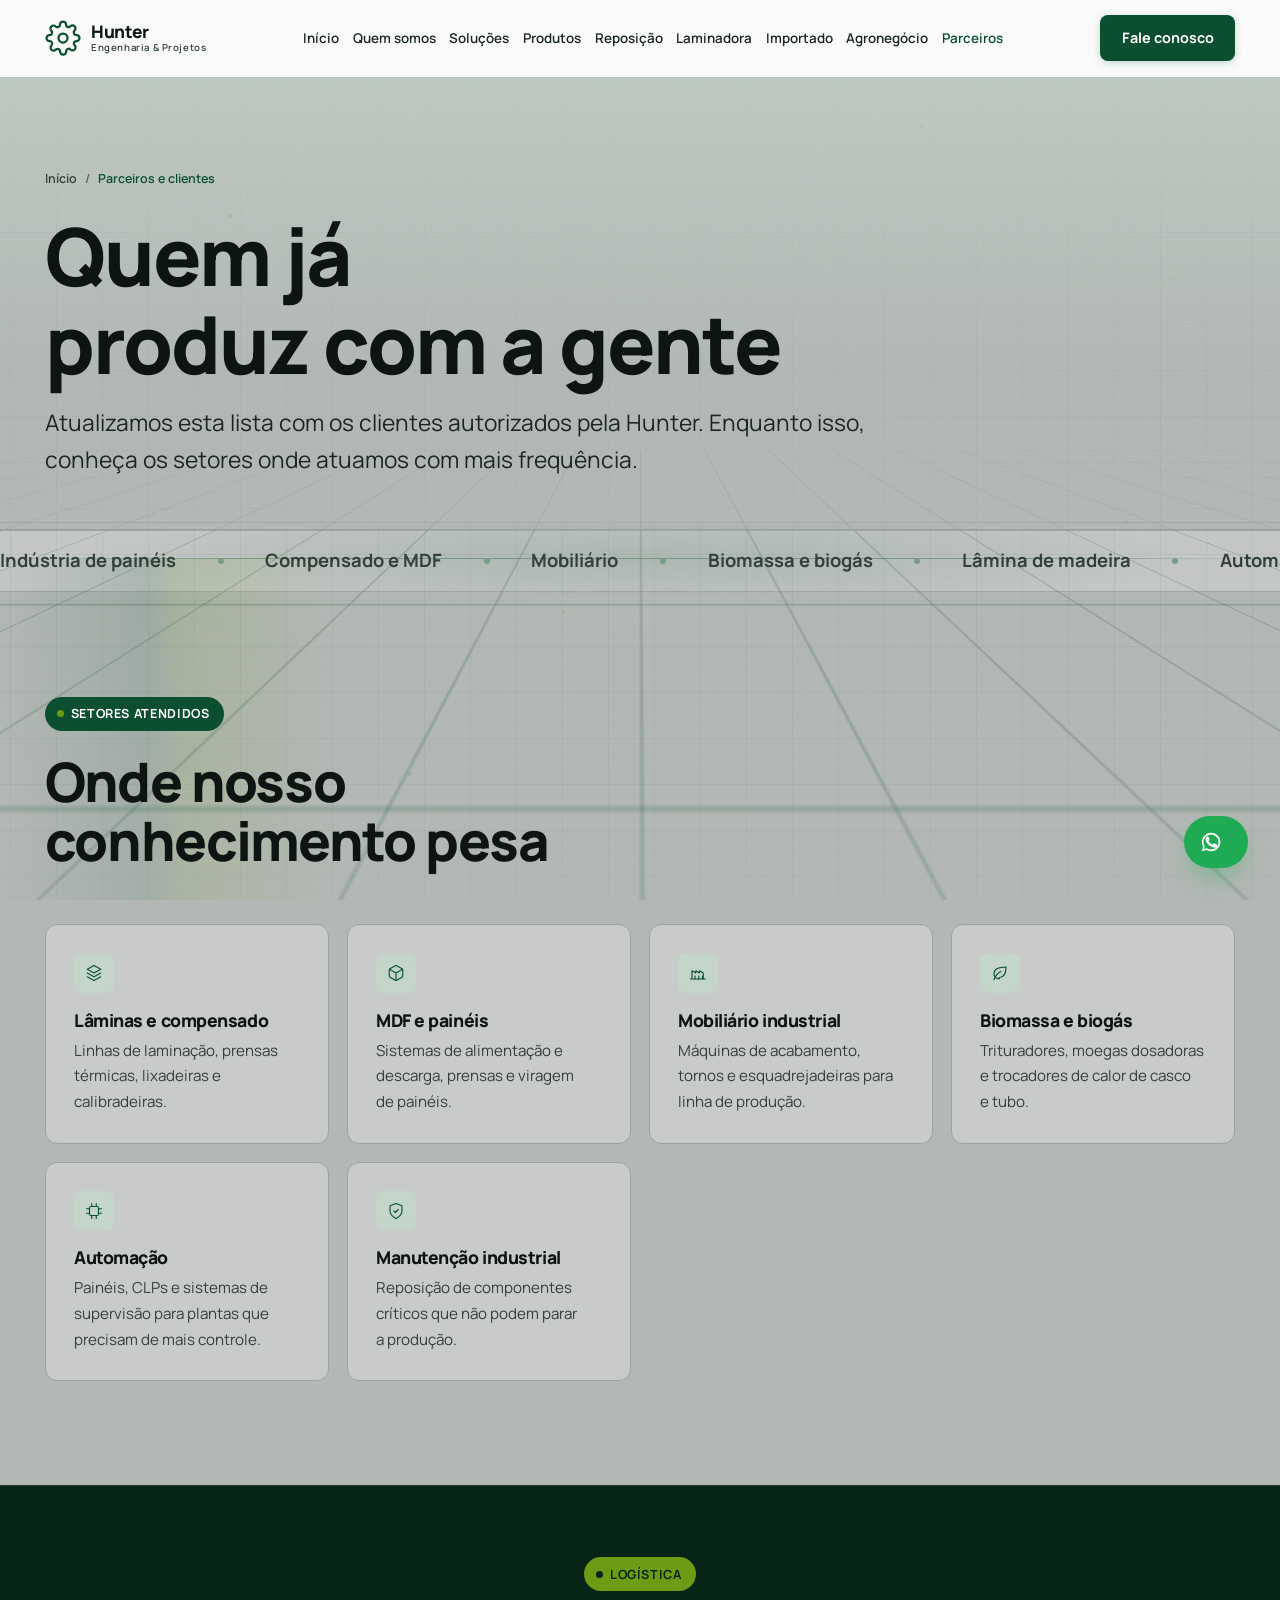
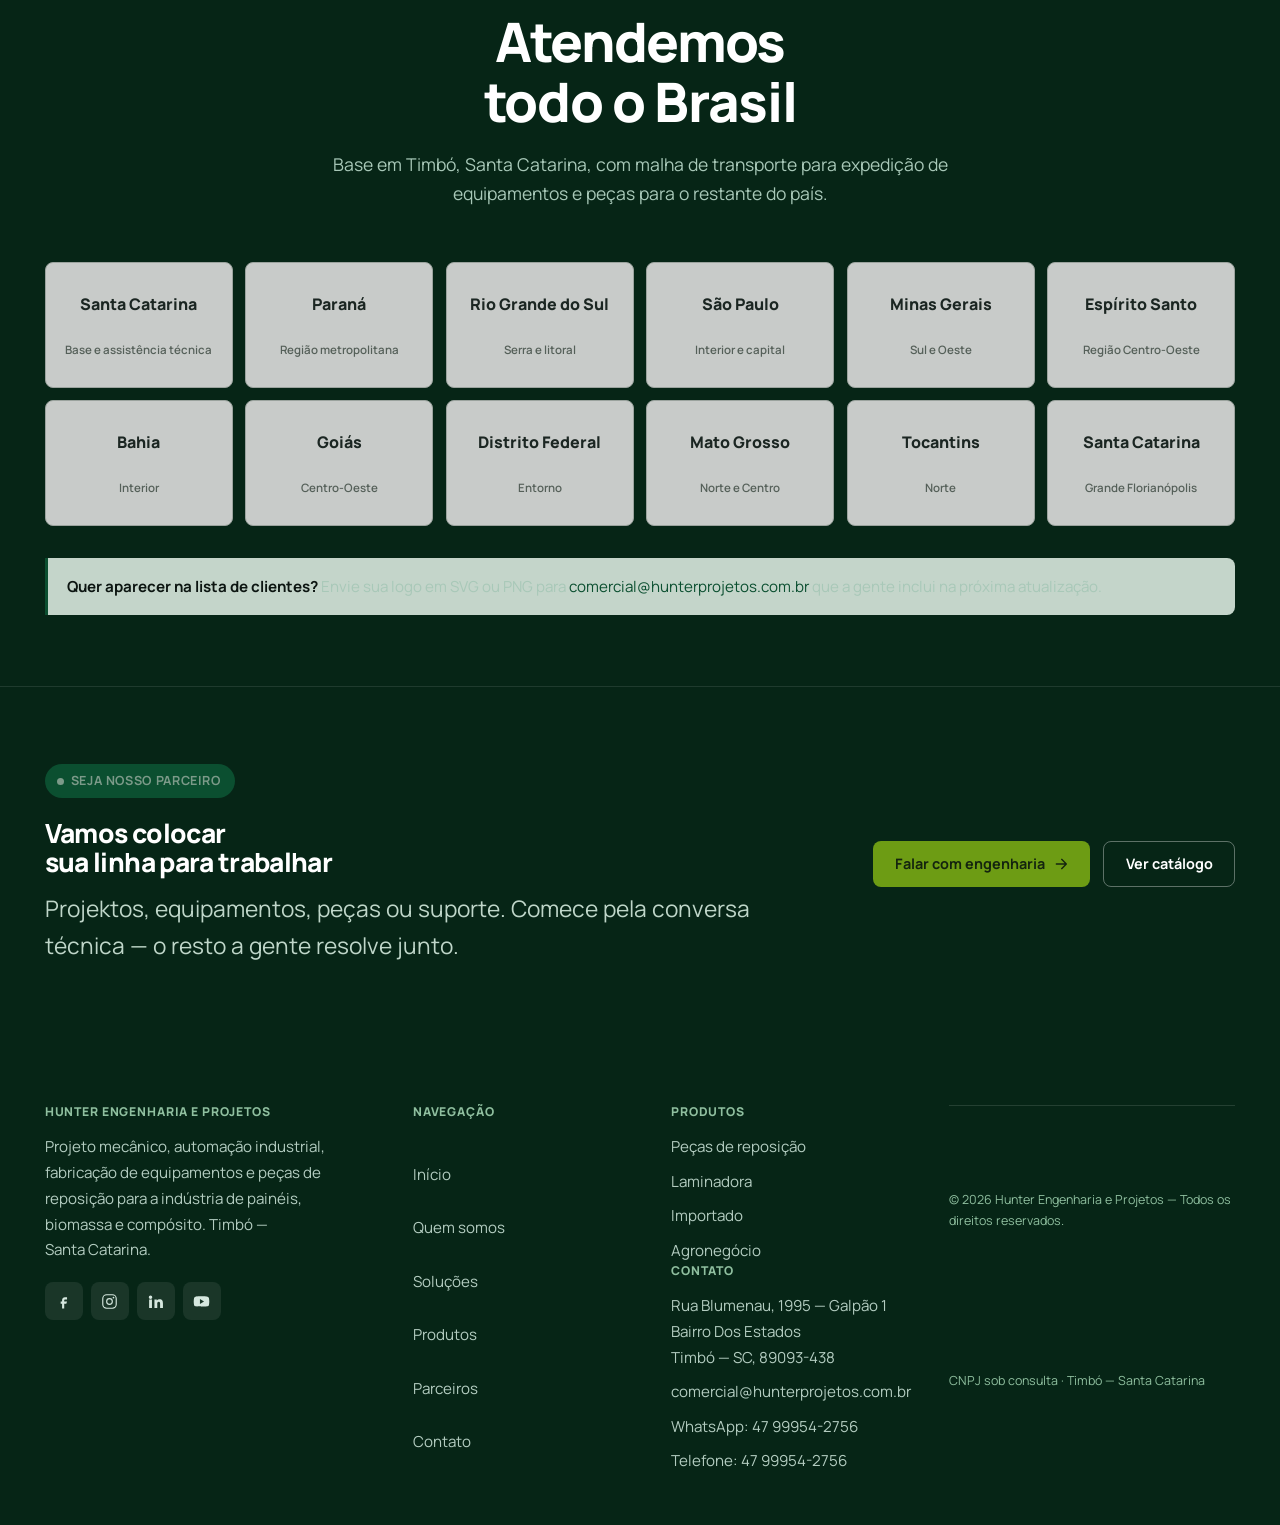
<file: clientes.html>
<!DOCTYPE html>
<html lang="pt-BR">
<head>
<meta charset="utf-8">
<meta http-equiv="Content-Security-Policy" content="default-src 'self'; script-src 'self'; font-src 'self'; style-src 'self' 'unsafe-inline'; img-src 'self' data: https://www.hunterprojetos.com.br; connect-src 'self'; frame-src https://www.google.com; base-uri 'none'; form-action 'none'; object-src 'none'">
<meta name="viewport" content="width=device-width, initial-scale=1">
<title>Parceiros e Clientes — Hunter Engenharia e Projetos</title>
<meta name="description" content="Indústrias de painéis, móveis, compensado, biomassa e biogas que confiam na Hunter Engenharia e Projetos para projetos, fabricação e assistência técnica.">
<meta name="theme-color" content="#04090c">
<link rel="icon" href="assets/img/favicon.svg" type="image/svg+xml">
<link rel="stylesheet" href="assets/css/fonts.css">
  <link rel="stylesheet" href="assets/css/main.css">
</head>
<body>
<a class="skip" href="#conteudo">Pular para o conteúdo</a>
<div class="scroll-progress" aria-hidden="true"></div>
  <div class="bg3d" aria-hidden="true">
    <div class="bg3d__wall"></div>
    <div class="bg3d__nodes"></div>
    <div class="bg3d__horizon"></div>
    <div class="bg3d__floor"></div>
    <div class="bg3d__beam"></div>
    <div class="bg3d__veil"></div>
  </div><div class="progress" aria-hidden="true"></div>
  <div class="preloader" role="status" aria-live="polite">
  <div class="pre-inner">
    <div class="pre-mark"><span>HUNTER</span></div>
    <div class="pre-bar"><i></i></div>
    <div class="pre-meta mono"><span>Carregando parceiros</span><b><span data-pre-num>000</span>%</b></div>
  </div>
</div>
<header class="hdr">
  <div class="wrap hdr-in">
    <a class="logo" href="index.html" aria-label="Hunter Engenharia e Projetos — início"></a>
        <nav class="nav" aria-label="Navegação principal">
      <div class="nav-item"><a class="nav-link" href="index.html" data-nav="index.html">Início</a></div>
      <div class="nav-item"><a class="nav-link" href="quem-somos.html" data-nav="quem-somos.html">Quem somos</a></div>
      <div class="nav-item"><a class="nav-link" href="solucoes.html" data-nav="solucoes.html">Soluções</a></div>
      <div class="nav-item"><a class="nav-link" href="produtos.html" data-nav="produtos.html">Produtos</a></div>
      <div class="nav-item"><a class="nav-link" href="pages/reposicao.html" data-nav="reposicao.html">Reposição</a></div>
      <div class="nav-item"><a class="nav-link" href="pages/laminadora.html" data-nav="laminadora.html">Laminadora</a></div>
      <div class="nav-item"><a class="nav-link" href="pages/importado.html" data-nav="importado.html">Importado</a></div>
      <div class="nav-item"><a class="nav-link" href="pages/agronegocio.html" data-nav="agronegocio.html">Agronegócio</a></div>
      <div class="nav-item"><a class="nav-link" href="clientes.html" data-nav="clientes.html">Parceiros</a></div>
    </nav>

    <div class="hdr-cta">
      <a class="btn btn--primary" href="contato.html"><span>Fale conosco</span></a>
      <button class="burger" aria-label="Abrir menu" aria-expanded="false"><span></span><span></span><span></span></button>
    </div>
  </div>
</header>
<div class="drawer" aria-hidden="true">
  <div class="drawer-bd"></div>
  <div class="drawer-panel">
    <div class="drawer-head">
      <span class="mono mono--teal">Menu</span>
      <button class="modal-x" aria-label="Fechar menu"><svg aria-hidden="true"><use href="#i-x"></use></svg></button>
    </div>
    <div class="drawer-body">
            <nav class="drawer-nav" aria-label="Navegação mobile">
        <a href="index.html">Início</a>
        <a href="quem-somos.html">Quem somos</a>
        <a href="solucoes.html">Soluções</a>
        <a href="produtos.html">Produtos</a>
        <a href="pages/reposicao.html">Reposição</a>
        <a href="pages/laminadora.html">Laminadora</a>
        <a href="pages/importado.html">Importado</a>
        <a href="pages/agronegocio.html">Agronegócio</a>
        <a href="clientes.html">Parceiros</a>
      </nav>

      <div class="drawer-cta">
        <a class="btn btn--primary" href="contato.html"><span>Solicitar orçamento</span></a>
        <a class="btn btn--ghost" href="https://api.whatsapp.com/send?phone=5547999542756" target="_blank" rel="noopener">
          <svg aria-hidden="true"><use href="#i-wa"></use></svg><span>WhatsApp</span>
        </a>
      </div>
      <div class="drawer-foot">
        <a class="mono" href="mailto:comercial@hunterprojetos.com.br">comercial@hunterprojetos.com.br</a>
        <p class="mono" style="margin-top:.8rem;color:var(--txt-4)">Rua Blumenau, 1995 — Galpão 1<br>Timbó — SC, 89093-438</p>
      </div>
    </div>
  </div>
</div>
<main id="conteudo">
  <section class="page-hero">
<div class="wrap rel">
      <nav class="breadcrumb" aria-label="Você está em">
        <a href="index.html">Início</a> <i>/</i> <span>Parceiros e clientes</span>
      </nav>
      <h1>Quem já<br>produz com a gente</h1>
      <p class="lead">
        Atualizamos esta lista com os clientes autorizados pela Hunter.
        Enquanto isso, conheça os setores onde atuamos com mais frequência.
      </p>
    </div>
  </section>
  <div class="marquee" data-speed="42" aria-hidden="true">
    <div class="mq-track">
      <span class="mq-item">Indústria de painéis</span>
      <span class="mq-item">Compensado e MDF</span>
      <span class="mq-item">Mobiliário</span>
      <span class="mq-item">Biomassa e biogás</span>
      <span class="mq-item">Lâmina de madeira</span>
      <span class="mq-item">Automação industrial</span>
    </div>
  </div>
  <section class="section" id="setores">
<div class="wrap rel">
      <div class="sec-head">
        <span class="eyebrow">Setores atendidos</span>
        <h2 class="d3" data-rv>Onde nosso<br>conhecimento pesa</h2>
      </div>
      <div class="pillars">
        <article class="pillar" data-rv>
          <span class="pillar-ico" aria-hidden="true"><svg><use href="#i-layers"></use></svg></span>
          <h3>Lâminas e compensado</h3>
          <p>Linhas de laminação, prensas térmicas, lixadeiras e calibradeiras.</p>
        </article>
        <article class="pillar" data-rv style="--d:.08s">
          <span class="pillar-ico" aria-hidden="true"><svg><use href="#i-box"></use></svg></span>
          <h3>MDF e painéis</h3>
          <p>Sistemas de alimentação e descarga, prensas e viragem de painéis.</p>
        </article>
        <article class="pillar" data-rv style="--d:.16s">
          <span class="pillar-ico" aria-hidden="true"><svg><use href="#i-factory"></use></svg></span>
          <h3>Mobiliário industrial</h3>
          <p>Máquinas de acabamento, tornos e esquadrejadeiras para linha de produção.</p>
        </article>
        <article class="pillar" data-rv style="--d:.24s">
          <span class="pillar-ico" aria-hidden="true"><svg><use href="#i-leaf"></use></svg></span>
          <h3>Biomassa e biogás</h3>
          <p>Trituradores, moegas dosadoras e trocadores de calor de casco e tubo.</p>
        </article>
        <article class="pillar" data-rv style="--d:.32s">
          <span class="pillar-ico" aria-hidden="true"><svg><use href="#i-cpu"></use></svg></span>
          <h3>Automação</h3>
          <p>Painéis, CLPs e sistemas de supervisão para plantas que precisam de mais controle.</p>
        </article>
        <article class="pillar" data-rv style="--d:.4s">
          <span class="pillar-ico" aria-hidden="true"><svg><use href="#i-shield"></use></svg></span>
          <h3>Manutenção industrial</h3>
          <p>Reposição de componentes críticos que não podem parar a produção.</p>
        </article>
      </div>
    </div>
  </section>
  <section class="section section--tight section--dark">
    <div class="wrap rel">
      <div class="sec-head sec-head--center">
        <span class="eyebrow">Logística</span>
        <h2 class="d3" data-rv>Atendemos<br>todo o Brasil</h2>
        <p data-rv style="--d:.1s">
          Base em Timbó, Santa Catarina, com malha de transporte para
          expedição de equipamentos e peças para o restante do país.
        </p>
      </div>
      <div class="cli-grid" aria-label="Cidades e regiões atendidas">
        <div class="cli" data-rv><span>Santa Catarina</span><i>Base e assistência técnica</i></div>
        <div class="cli" data-rv style="--d:.05s"><span>Paraná</span><i>Região metropolitana</i></div>
        <div class="cli" data-rv style="--d:.1s"><span>Rio Grande do Sul</span><i>Serra e litoral</i></div>
        <div class="cli" data-rv style="--d:.15s"><span>São Paulo</span><i>Interior e capital</i></div>
        <div class="cli" data-rv style="--d:.2s"><span>Minas Gerais</span><i>Sul e Oeste</i></div>
        <div class="cli" data-rv style="--d:.25s"><span>Espírito Santo</span><i>Região Centro-Oeste</i></div>
        <div class="cli" data-rv style="--d:.3s"><span>Bahia</span><i>Interior</i></div>
        <div class="cli" data-rv style="--d:.35s"><span>Goiás</span><i>Centro-Oeste</i></div>
        <div class="cli" data-rv style="--d:.4s"><span>Distrito Federal</span><i>Entorno</i></div>
        <div class="cli" data-rv style="--d:.45s"><span>Mato Grosso</span><i>Norte e Centro</i></div>
        <div class="cli" data-rv style="--d:.5s"><span>Tocantins</span><i>Norte</i></div>
        <div class="cli" data-rv style="--d:.55s"><span>Santa Catarina</span><i>Grande Florianópolis</i></div>
      </div>
      <p class="note mt-3">
        <b>Quer aparecer na lista de clientes?</b> Envie sua logo em SVG ou PNG
        para <a href="mailto:comercial@hunterprojetos.com.br" style="color:var(--green)">comercial@hunterprojetos.com.br</a>
        que a gente inclui na próxima atualização.
      </p>
    </div>
  </section>
  <section class="cta-band">
<div class="wrap cta-in">
      <div>
        <span class="eyebrow">Seja nosso parceiro</span>
        <h2 data-rv>Vamos colocar<br>sua linha para trabalhar</h2>
        <p class="lead" data-rv style="--d:.1s">
          Projektos, equipamentos, peças ou suporte. Comece pela conversa
          técnica — o resto a gente resolve junto.
        </p>
      </div>
      <div class="flex-center" style="gap:.8rem;flex-wrap:wrap" data-rv="right">
        <a class="btn btn--primary" href="contato.html"><span>Falar com engenharia</span><svg aria-hidden="true"><use href="#i-arrow-r"></use></svg></a>
        <a class="btn btn--ghost" href="produtos.html"><span>Ver catálogo</span></a>
      </div>
    </div>
  </section>
</main>
<footer class="ftr">
<div class="wrap">
    <div class="ftr-top">
      <div class="ftr-about">
        <h4>Hunter Engenharia e Projetos</h4>
        <p>Projeto mecânico, automação industrial, fabricação de equipamentos e peças de reposição para a indústria de painéis, biomassa e compósito. Timbó — Santa Catarina.</p>
        <div class="socials">
          <a class="soc" href="http://www.facebook.com/hunterengenhariamecanica/" target="_blank" rel="noopener" aria-label="Facebook"><svg aria-hidden="true"><use href="#i-fb"></use></svg></a>
          <a class="soc" href="http://www.instagram.com/hunter_engenharia/" target="_blank" rel="noopener" aria-label="Instagram"><svg aria-hidden="true"><use href="#i-ig"></use></svg></a>
          <a class="soc" href="http://www.linkedin.com/company/hunter-engenharia-mec%C3%A2nica-ltda/" target="_blank" rel="noopener" aria-label="LinkedIn"><svg aria-hidden="true"><use href="#i-in"></use></svg></a>
          <a class="soc" href="http://www.youtube.com/channel/UCeQCRPDoGMn2Jk5WJZ_OENA" target="_blank" rel="noopener" aria-label="YouTube"><svg aria-hidden="true"><use href="#i-yt"></use></svg></a>
        </div>
      </div>
      <nav class="ftr-links" aria-label="Navegação do rodapé">
        <h4>Navegação</h4>
        <a href="index.html">Início</a>
        <a href="quem-somos.html">Quem somos</a>
        <a href="solucoes.html">Soluções</a>
        <a href="produtos.html">Produtos</a>
        <a href="clientes.html">Parceiros</a>
        <a href="contato.html">Contato</a>
      </nav>
      <div>
        <h4>Produtos</h4>
        <div class="ftr-links">
          <a href="pages/reposicao.html">Peças de reposição</a>
          <a href="pages/laminadora.html">Laminadora</a>
          <a href="pages/importado.html">Importado</a>
          <a href="pages/agronegocio.html">Agronegócio</a>
      </div>
      <div>
        <h4>Contato</h4>
        <div class="ftr-links">
          <a href="https://goo.gl/maps/2sSJHYWtuVSKUH168" target="_blank" rel="noopener">Rua Blumenau, 1995 — Galpão 1<br>Bairro Dos Estados<br>Timbó — SC, 89093-438</a>
          <a href="mailto:comercial@hunterprojetos.com.br">comercial@hunterprojetos.com.br</a>
          <a href="https://api.whatsapp.com/send?phone=5547999542756" target="_blank" rel="noopener">WhatsApp: 47 99954-2756</a>
          <a href="tel:+5547999542756">Telefone: 47 99954-2756</a>
        </div>
      </div>
    </div>
    <div class="ftr-bot">
      <p>© <span data-year>2026</span> Hunter Engenharia e Projetos — Todos os direitos reservados.</p>
      <p>CNPJ sob consulta · Timbó — Santa Catarina</p>
    </div>
  </div>
</footer>
<a class="wa-float" href="https://api.whatsapp.com/send?phone=5547999542756" target="_blank" rel="noopener" aria-label="Falar no WhatsApp">
  <svg aria-hidden="true"><use href="#i-wa"></use></svg><span>Orçamento no WhatsApp</span>
</a>
<button class="to-top" aria-label="Voltar ao topo" data-to-top>
  <svg aria-hidden="true"><use href="#i-arrow-up"></use></svg>
</button>

<script src="assets/js/data.js"></script>
<script src="assets/js/main.js"></script>
</body>
</html>
</file>
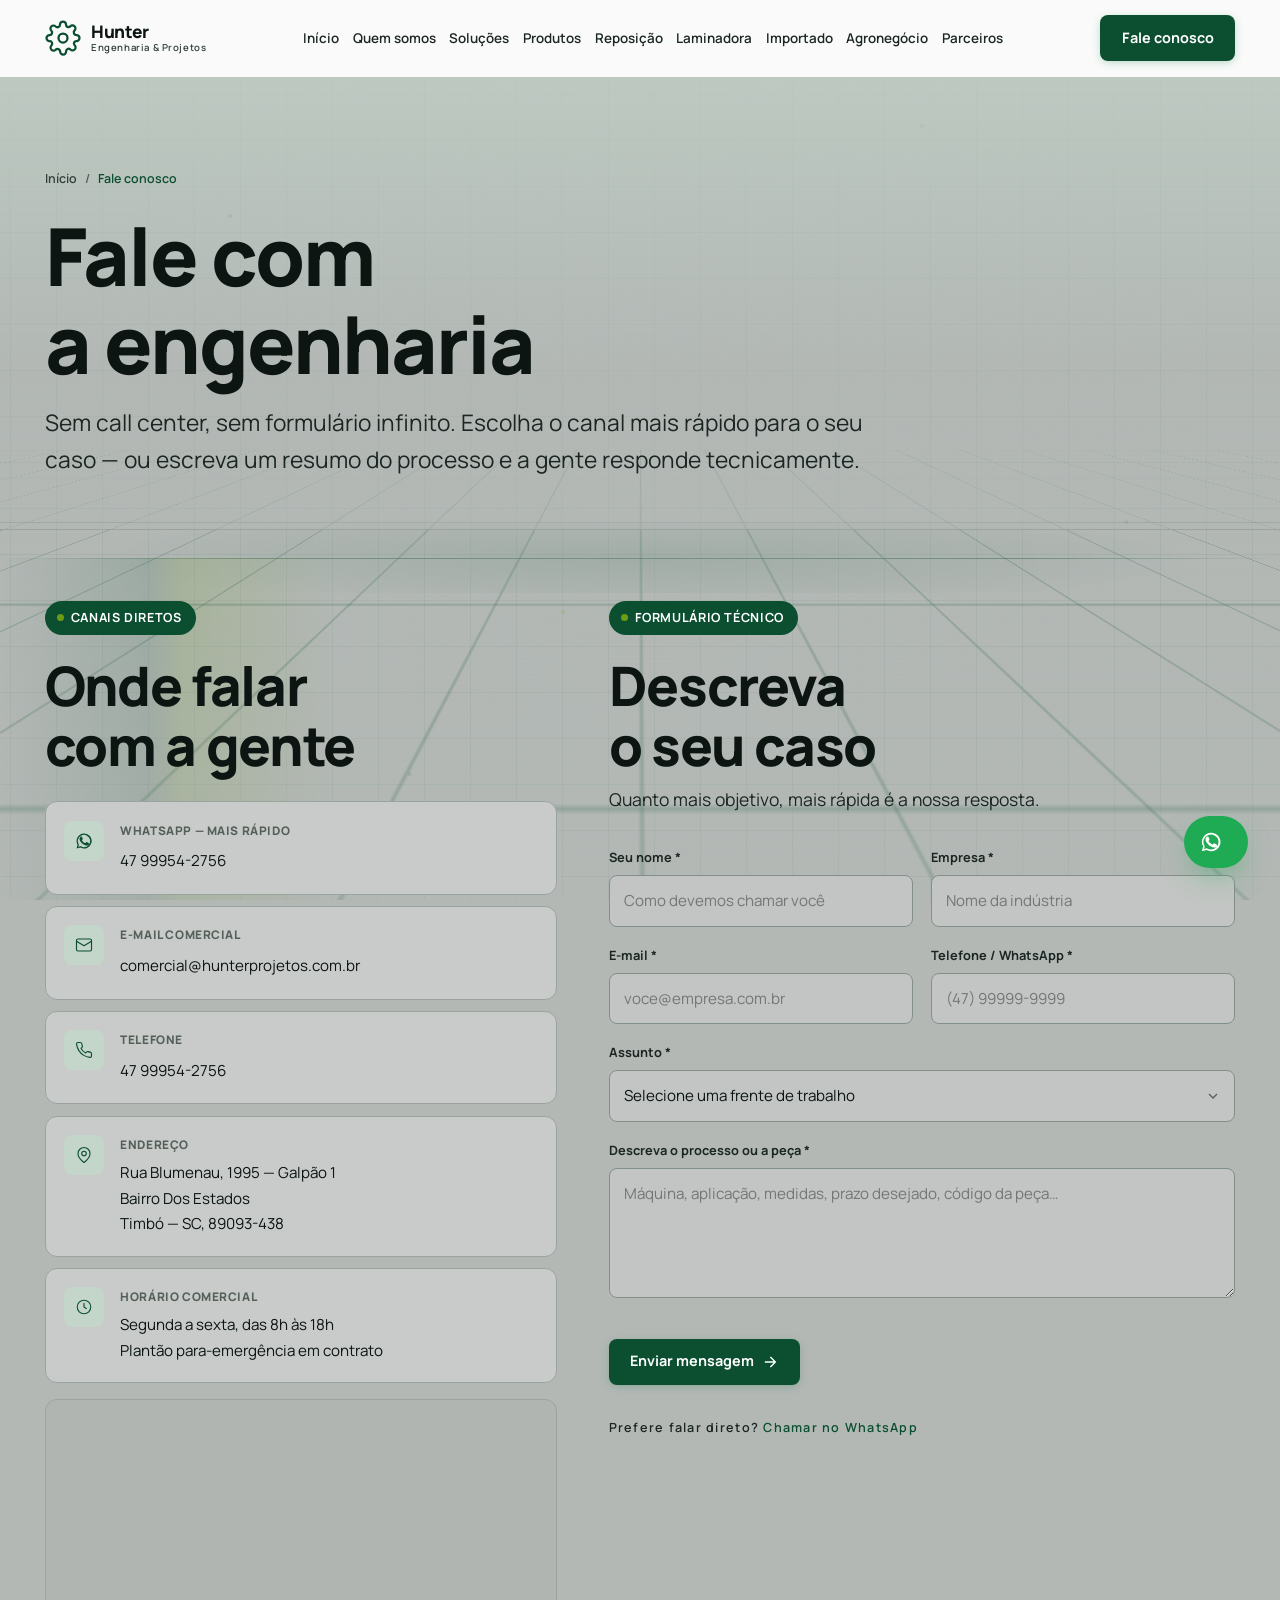
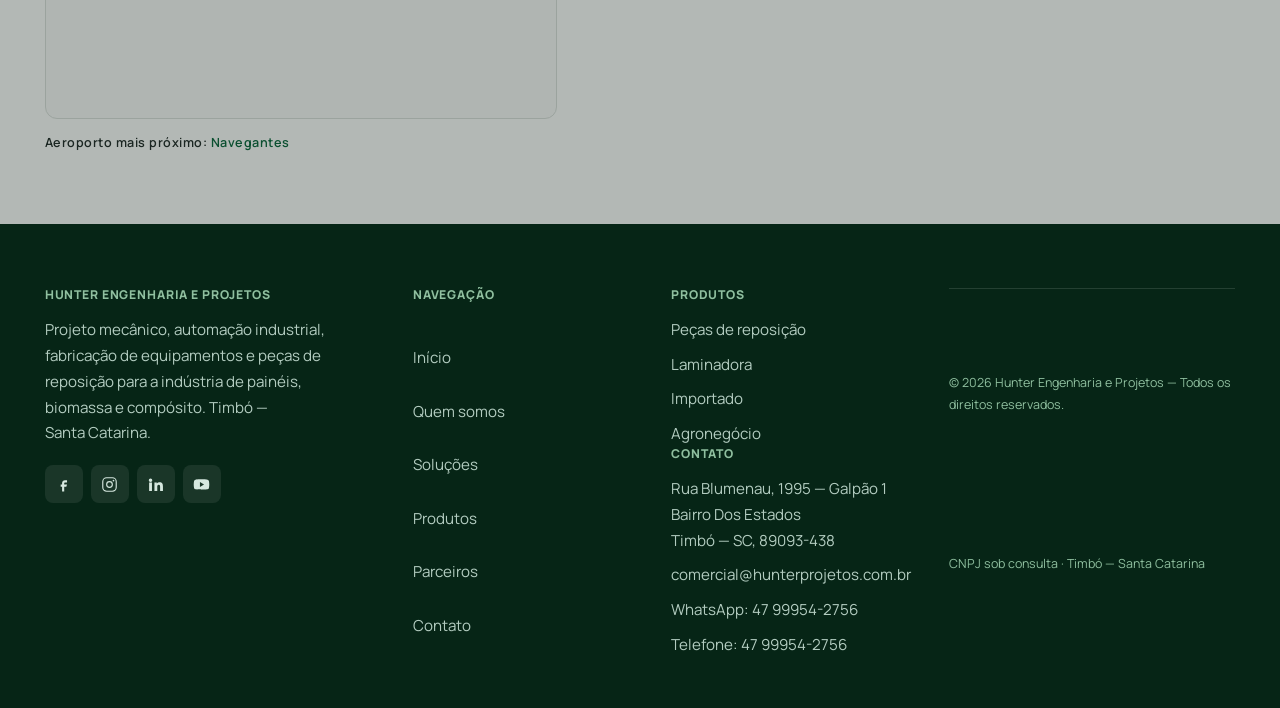
<file: contato.html>
<!DOCTYPE html>
<html lang="pt-BR">
<head>
<meta charset="utf-8">
<meta http-equiv="Content-Security-Policy" content="default-src 'self'; script-src 'self'; font-src 'self'; style-src 'self' 'unsafe-inline'; img-src 'self' data: https://www.hunterprojetos.com.br; connect-src 'self'; frame-src https://www.google.com; base-uri 'none'; form-action 'none'; object-src 'none'">
<meta name="viewport" content="width=device-width, initial-scale=1">
<title>Fale Conosco — Hunter Engenharia e Projetos</title>
<meta name="description" content="Fale com a engenharia da Hunter: WhatsApp, e-mail e endereço em Timbó, Santa Catarina. Solicitamos orçamento para projetos, equipamentos e peças de reposição.">
<meta name="theme-color" content="#04090c">
<link rel="icon" href="assets/img/favicon.svg" type="image/svg+xml">
<link rel="stylesheet" href="assets/css/fonts.css">
  <link rel="stylesheet" href="assets/css/main.css">
</head>
<body>
<a class="skip" href="#conteudo">Pular para o conteúdo</a>
<div class="scroll-progress" aria-hidden="true"></div>
  <div class="bg3d" aria-hidden="true">
    <div class="bg3d__wall"></div>
    <div class="bg3d__nodes"></div>
    <div class="bg3d__horizon"></div>
    <div class="bg3d__floor"></div>
    <div class="bg3d__beam"></div>
    <div class="bg3d__veil"></div>
  </div><div class="progress" aria-hidden="true"></div>
  <div class="preloader" role="status" aria-live="polite">
  <div class="pre-inner">
    <div class="pre-mark"><span>HUNTER</span></div>
    <div class="pre-bar"><i></i></div>
    <div class="pre-meta mono"><span>Carregando contato</span><b><span data-pre-num>000</span>%</b></div>
  </div>
</div>
<header class="hdr">
  <div class="wrap hdr-in">
    <a class="logo" href="index.html" aria-label="Hunter Engenharia e Projetos — início"></a>
        <nav class="nav" aria-label="Navegação principal">
      <div class="nav-item"><a class="nav-link" href="index.html" data-nav="index.html">Início</a></div>
      <div class="nav-item"><a class="nav-link" href="quem-somos.html" data-nav="quem-somos.html">Quem somos</a></div>
      <div class="nav-item"><a class="nav-link" href="solucoes.html" data-nav="solucoes.html">Soluções</a></div>
      <div class="nav-item"><a class="nav-link" href="produtos.html" data-nav="produtos.html">Produtos</a></div>
      <div class="nav-item"><a class="nav-link" href="pages/reposicao.html" data-nav="reposicao.html">Reposição</a></div>
      <div class="nav-item"><a class="nav-link" href="pages/laminadora.html" data-nav="laminadora.html">Laminadora</a></div>
      <div class="nav-item"><a class="nav-link" href="pages/importado.html" data-nav="importado.html">Importado</a></div>
      <div class="nav-item"><a class="nav-link" href="pages/agronegocio.html" data-nav="agronegocio.html">Agronegócio</a></div>
      <div class="nav-item"><a class="nav-link" href="clientes.html" data-nav="clientes.html">Parceiros</a></div>
    </nav>

    <div class="hdr-cta">
      <a class="btn btn--primary" href="#formulario"><span>Fale conosco</span></a>
      <button class="burger" aria-label="Abrir menu" aria-expanded="false"><span></span><span></span><span></span></button>
    </div>
  </div>
</header>
<div class="drawer" aria-hidden="true">
  <div class="drawer-bd"></div>
  <div class="drawer-panel">
    <div class="drawer-head">
      <span class="mono mono--teal">Menu</span>
      <button class="modal-x" aria-label="Fechar menu"><svg aria-hidden="true"><use href="#i-x"></use></svg></button>
    </div>
    <div class="drawer-body">
            <nav class="drawer-nav" aria-label="Navegação mobile">
        <a href="index.html">Início</a>
        <a href="quem-somos.html">Quem somos</a>
        <a href="solucoes.html">Soluções</a>
        <a href="produtos.html">Produtos</a>
        <a href="pages/reposicao.html">Reposição</a>
        <a href="pages/laminadora.html">Laminadora</a>
        <a href="pages/importado.html">Importado</a>
        <a href="pages/agronegocio.html">Agronegócio</a>
        <a href="clientes.html">Parceiros</a>
      </nav>

      <div class="drawer-cta">
        <a class="btn btn--primary" href="#formulario"><span>Solicitar orçamento</span></a>
        <a class="btn btn--ghost" href="https://api.whatsapp.com/send?phone=5547999542756" target="_blank" rel="noopener">
          <svg aria-hidden="true"><use href="#i-wa"></use></svg><span>WhatsApp</span>
        </a>
      </div>
      <div class="drawer-foot">
        <a class="mono" href="mailto:comercial@hunterprojetos.com.br">comercial@hunterprojetos.com.br</a>
        <p class="mono" style="margin-top:.8rem;color:var(--txt-4)">Rua Blumenau, 1995 — Galpão 1<br>Timbó — SC, 89093-438</p>
      </div>
    </div>
  </div>
</div>
<main id="conteudo">
  <section class="page-hero">
<div class="wrap rel">
      <nav class="breadcrumb" aria-label="Você está em">
        <a href="index.html">Início</a> <i>/</i> <span>Fale conosco</span>
      </nav>
      <h1>Fale com<br>a engenharia</h1>
      <p class="lead">
        Sem call center, sem formulário infinito. Escolha o canal mais rápido
        para o seu caso — ou escreva um resumo do processo e a gente responde
        tecnicamente.
      </p>
    </div>
  </section>
  <section class="section section--tight" id="formulario">
    <div class="wrap rel">
      <div class="ct-grid">
        <div data-rv="left">
          <span class="eyebrow">Canais diretos</span>
          <h2 class="d3" style="margin-bottom:1.6rem">Onde falar<br>com a gente</h2>
          <div class="ct-list">
            <div class="ct-item">
              <span class="ct-ico" aria-hidden="true"><svg><use href="#i-wa"></use></svg></span>
              <div>
                <b>WhatsApp — mais rápido</b>
                <a href="https://api.whatsapp.com/send?phone=5547999542756" target="_blank" rel="noopener">47 99954-2756</a>
              </div>
            </div>
            <div class="ct-item">
              <span class="ct-ico" aria-hidden="true"><svg><use href="#i-mail"></use></svg></span>
              <div>
                <b>E-mail comercial</b>
                <a href="mailto:comercial@hunterprojetos.com.br">comercial@hunterprojetos.com.br</a>
              </div>
            </div>
            <div class="ct-item">
              <span class="ct-ico" aria-hidden="true"><svg><use href="#i-phone"></use></svg></span>
              <div>
                <b>Telefone</b>
                <a href="tel:+5547999542756">47 99954-2756</a>
              </div>
            </div>
            <div class="ct-item">
              <span class="ct-ico" aria-hidden="true"><svg><use href="#i-pin"></use></svg></span>
              <div>
                <b>Endereço</b>
                <p>Rua Blumenau, 1995 — Galpão 1<br>Bairro Dos Estados<br>Timbó — SC, 89093-438</p>
              </div>
            </div>
            <div class="ct-item">
              <span class="ct-ico" aria-hidden="true"><svg><use href="#i-clock"></use></svg></span>
              <div>
                <b>Horário comercial</b>
                <p>Segunda a sexta, das 8h às 18h<br>Plantão para-emergência em contrato</p>
              </div>
            </div>
          </div>
          <div class="map-frame">
            <iframe
              title="Mapa da Hunter Engenharia e Projetos em Timbó, Santa Catarina"
              src="https://www.google.com/maps?q=Rua+Blumenau+1995+Galpao+1+Timbo+SC&output=embed"
              loading="lazy" referrerpolicy="no-referrer-when-downgrade"></iframe>
          </div>
          <p class="mono" style="margin-top:.8rem;color:var(--txt-4)">
            Aeroporto mais próximo:
            <a href="https://goo.gl/maps/AsJvfcnxrMfzoHBy6" target="_blank" rel="noopener" style="color:var(--green)">Navegantes</a>
          </p>
        </div>
        <div data-rv="right">
          <span class="eyebrow">Formulário técnico</span>
          <h2 class="d3" style="margin-bottom:.6rem">Descreva<br>o seu caso</h2>
          <p style="color:var(--txt-3);margin-bottom:2rem">
            Quanto mais objetivo, mais rápida é a nossa resposta.
          </p>
          <form data-form novalidate>
            <div class="form-grid">
              <div class="field">
                <label for="nome">Seu nome *</label>
                <input id="nome" name="nome" type="text" required autocomplete="name" placeholder="Como devemos chamar você">
                <span class="field-err">Informe seu nome.</span>
              </div>
              <div class="field">
                <label for="empresa">Empresa *</label>
                <input id="empresa" name="empresa" type="text" required autocomplete="organization" placeholder="Nome da indústria">
                <span class="field-err">Informe a empresa.</span>
              </div>
              <div class="field">
                <label for="email">E-mail *</label>
                <input id="email" name="email" type="email" required autocomplete="email" placeholder="voce@empresa.com.br">
                <span class="field-err">Informe um e-mail válido.</span>
              </div>
              <div class="field">
                <label for="telefone">Telefone / WhatsApp *</label>
                <input id="telefone" name="telefone" type="tel" required autocomplete="tel" placeholder="(47) 99999-9999">
                <span class="field-err">Informe um telefone para contato.</span>
              </div>
              <div class="field field--full">
                <label for="assunto">Assunto *</label>
                <select id="assunto" name="assunto" required>
                  <option value="">Selecione uma frente de trabalho</option>
                  <option>Peça de reposição</option>
                  <option>Linha de laminação completa</option>
                  <option>Equipamento importado</option>
                  <option>Agronegócio e biogás</option>
                  <option>Projeto e automação</option>
                  <option>Assistência técnica</option>
                  <option>Outro assunto</option>
                </select>
                <span class="field-err">Selecione um assunto.</span>
              </div>
              <div class="field field--full">
                <label for="msg">Descreva o processo ou a peça *</label>
                <textarea id="msg" name="msg" required placeholder="Máquina, aplicação, medidas, prazo desejado, código da peça…"></textarea>
                <span class="field-err">Descreva brevemente o que você precisa.</span>
              </div>
            </div>
            <button class="btn btn--primary mt-3" type="submit">
              <span>Enviar mensagem</span>
              <svg aria-hidden="true"><use href="#i-arrow-r"></use></svg>
            </button>
            <div class="field-msg" data-form-msg role="status">
              <svg style="width:18px;height:18px;color:var(--green);flex-shrink:0" aria-hidden="true"><use href="#i-check"></use></svg>
              <span>Mensagem registrada. Nossa equipe técnica responde em até 24 horas úteis.</span>
            </div>
            <p class="mono mt-3" style="color:var(--txt-4);letter-spacing:.1em;line-height:1.7">
              Prefere falar direto? <a href="https://api.whatsapp.com/send?phone=5547999542756" target="_blank" rel="noopener" style="color:var(--green)">Chamar no WhatsApp</a>
            </p>
          </form>
        </div>
      </div>
    </div>
  </section>
</main>
<footer class="ftr">
<div class="wrap">
    <div class="ftr-top">
      <div class="ftr-about">
        <h4>Hunter Engenharia e Projetos</h4>
        <p>Projeto mecânico, automação industrial, fabricação de equipamentos e peças de reposição para a indústria de painéis, biomassa e compósito. Timbó — Santa Catarina.</p>
        <div class="socials">
          <a class="soc" href="http://www.facebook.com/hunterengenhariamecanica/" target="_blank" rel="noopener" aria-label="Facebook"><svg aria-hidden="true"><use href="#i-fb"></use></svg></a>
          <a class="soc" href="http://www.instagram.com/hunter_engenharia/" target="_blank" rel="noopener" aria-label="Instagram"><svg aria-hidden="true"><use href="#i-ig"></use></svg></a>
          <a class="soc" href="http://www.linkedin.com/company/hunter-engenharia-mec%C3%A2nica-ltda/" target="_blank" rel="noopener" aria-label="LinkedIn"><svg aria-hidden="true"><use href="#i-in"></use></svg></a>
          <a class="soc" href="http://www.youtube.com/channel/UCeQCRPDoGMn2Jk5WJZ_OENA" target="_blank" rel="noopener" aria-label="YouTube"><svg aria-hidden="true"><use href="#i-yt"></use></svg></a>
        </div>
      </div>
      <nav class="ftr-links" aria-label="Navegação do rodapé">
        <h4>Navegação</h4>
        <a href="index.html">Início</a>
        <a href="quem-somos.html">Quem somos</a>
        <a href="solucoes.html">Soluções</a>
        <a href="produtos.html">Produtos</a>
        <a href="clientes.html">Parceiros</a>
        <a href="contato.html">Contato</a>
      </nav>
      <div>
        <h4>Produtos</h4>
        <div class="ftr-links">
          <a href="pages/reposicao.html">Peças de reposição</a>
          <a href="pages/laminadora.html">Laminadora</a>
          <a href="pages/importado.html">Importado</a>
          <a href="pages/agronegocio.html">Agronegócio</a>
      </div>
      <div>
        <h4>Contato</h4>
        <div class="ftr-links">
          <a href="https://goo.gl/maps/2sSJHYWtuVSKUH168" target="_blank" rel="noopener">Rua Blumenau, 1995 — Galpão 1<br>Bairro Dos Estados<br>Timbó — SC, 89093-438</a>
          <a href="mailto:comercial@hunterprojetos.com.br">comercial@hunterprojetos.com.br</a>
          <a href="https://api.whatsapp.com/send?phone=5547999542756" target="_blank" rel="noopener">WhatsApp: 47 99954-2756</a>
          <a href="tel:+5547999542756">Telefone: 47 99954-2756</a>
        </div>
      </div>
    </div>
    <div class="ftr-bot">
      <p>© <span data-year>2026</span> Hunter Engenharia e Projetos — Todos os direitos reservados.</p>
      <p>CNPJ sob consulta · Timbó — Santa Catarina</p>
    </div>
  </div>
</footer>
<a class="wa-float" href="https://api.whatsapp.com/send?phone=5547999542756" target="_blank" rel="noopener" aria-label="Falar no WhatsApp">
  <svg aria-hidden="true"><use href="#i-wa"></use></svg><span>Orçamento no WhatsApp</span>
</a>
<button class="to-top" aria-label="Voltar ao topo" data-to-top>
  <svg aria-hidden="true"><use href="#i-arrow-up"></use></svg>
</button>

<script src="assets/js/data.js"></script>
<script src="assets/js/main.js"></script>
</body>
</html>
</file>
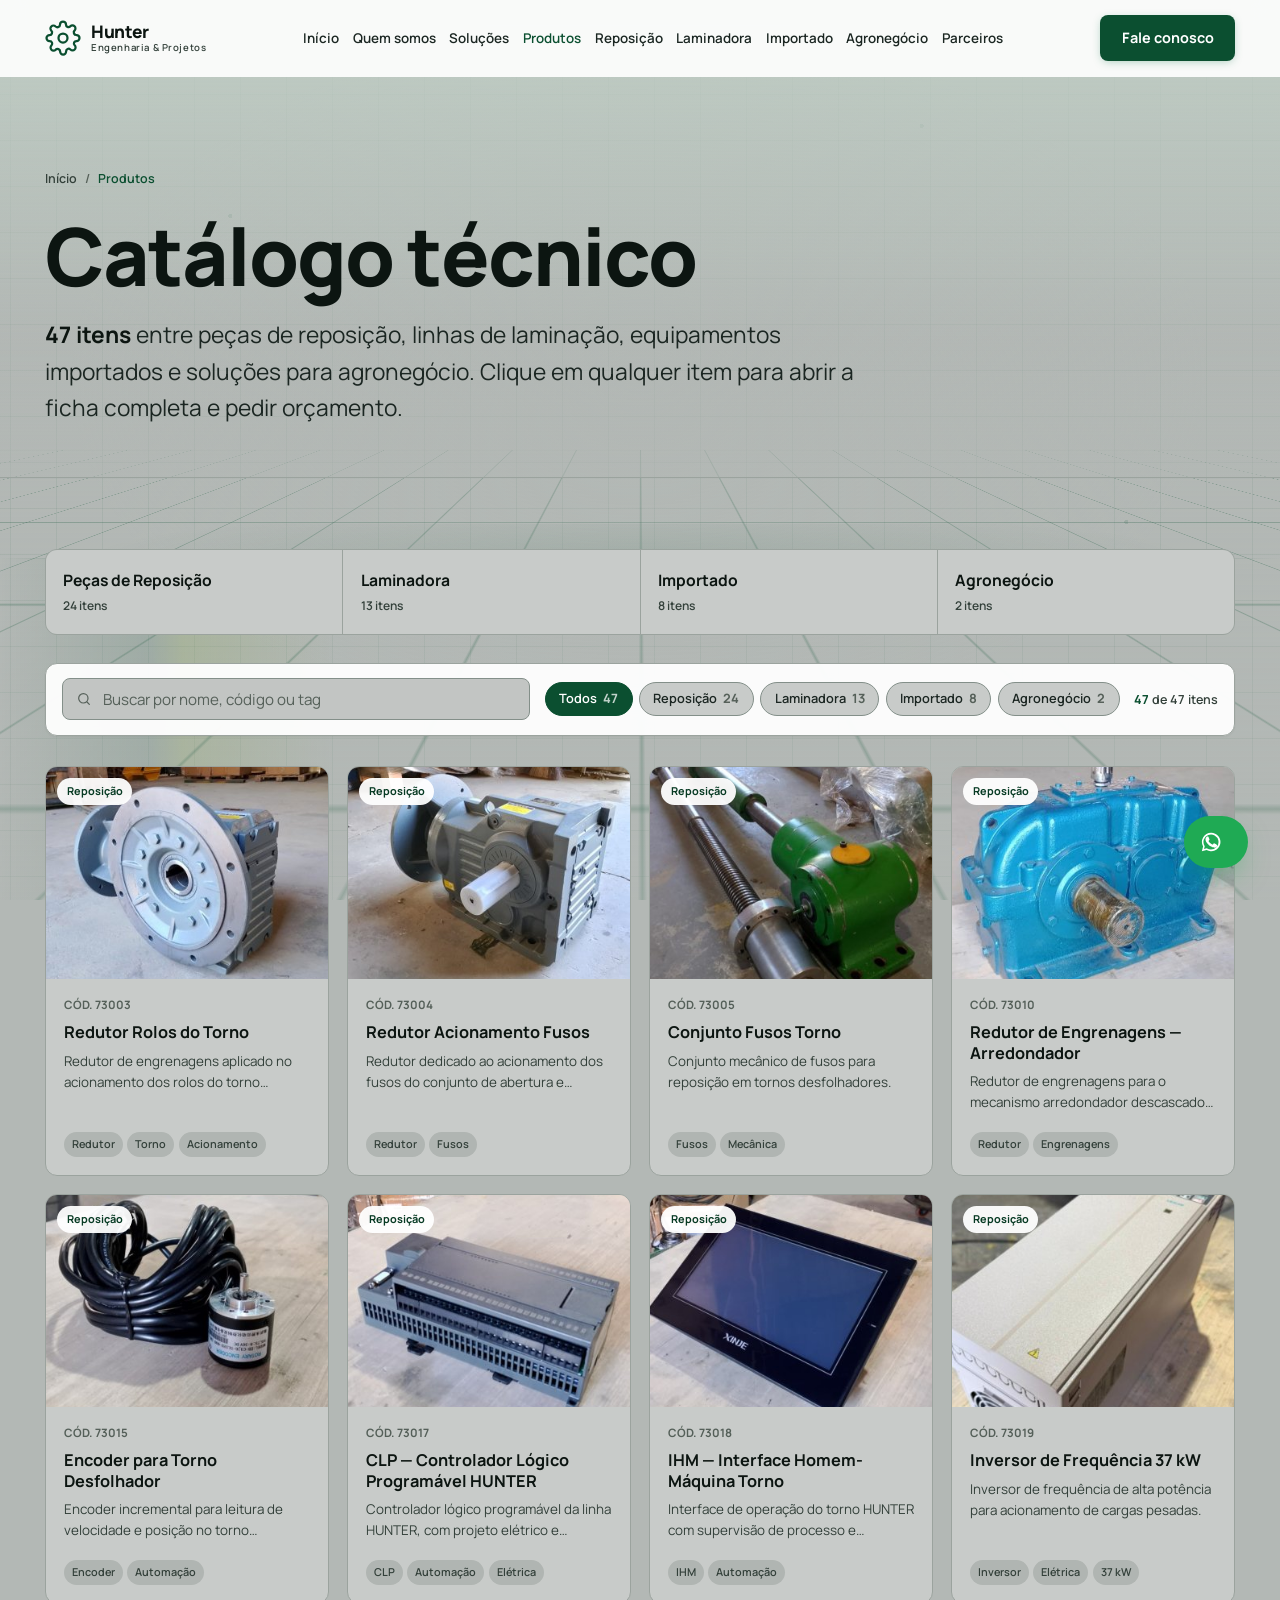
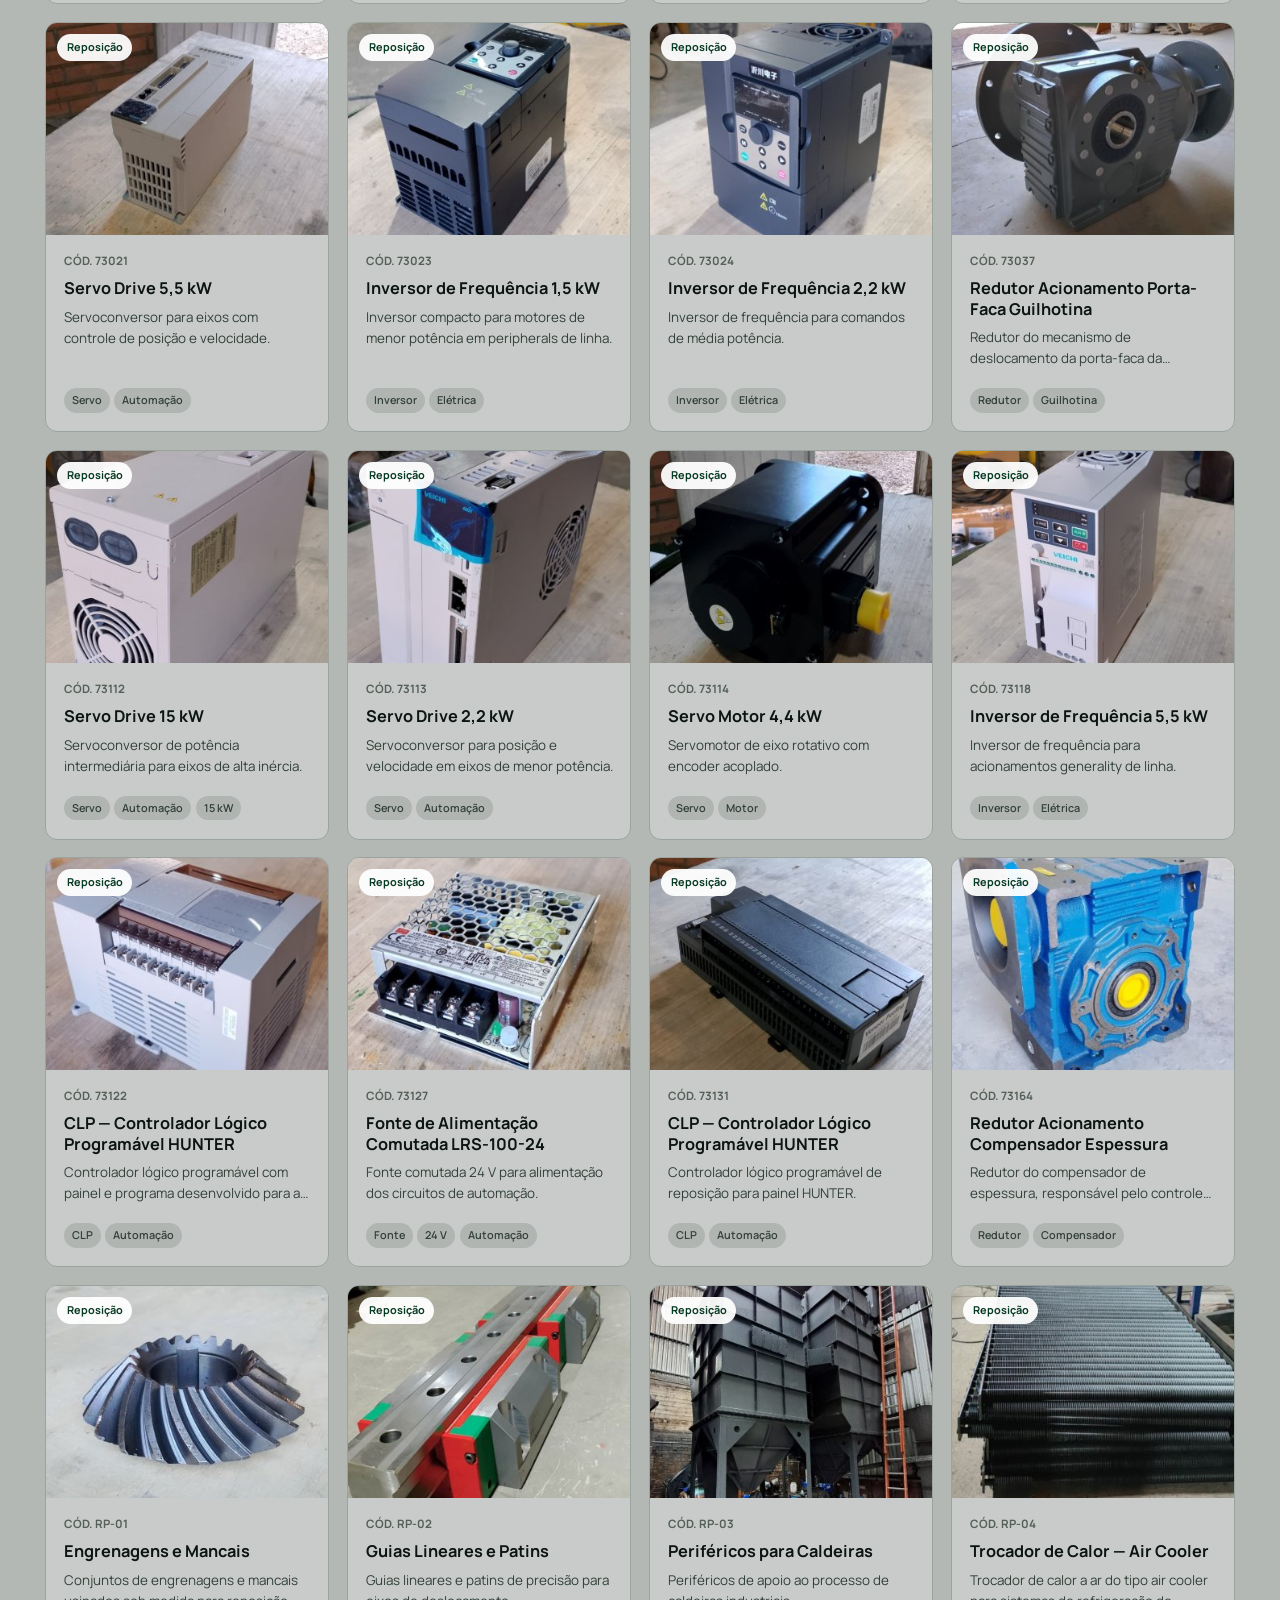
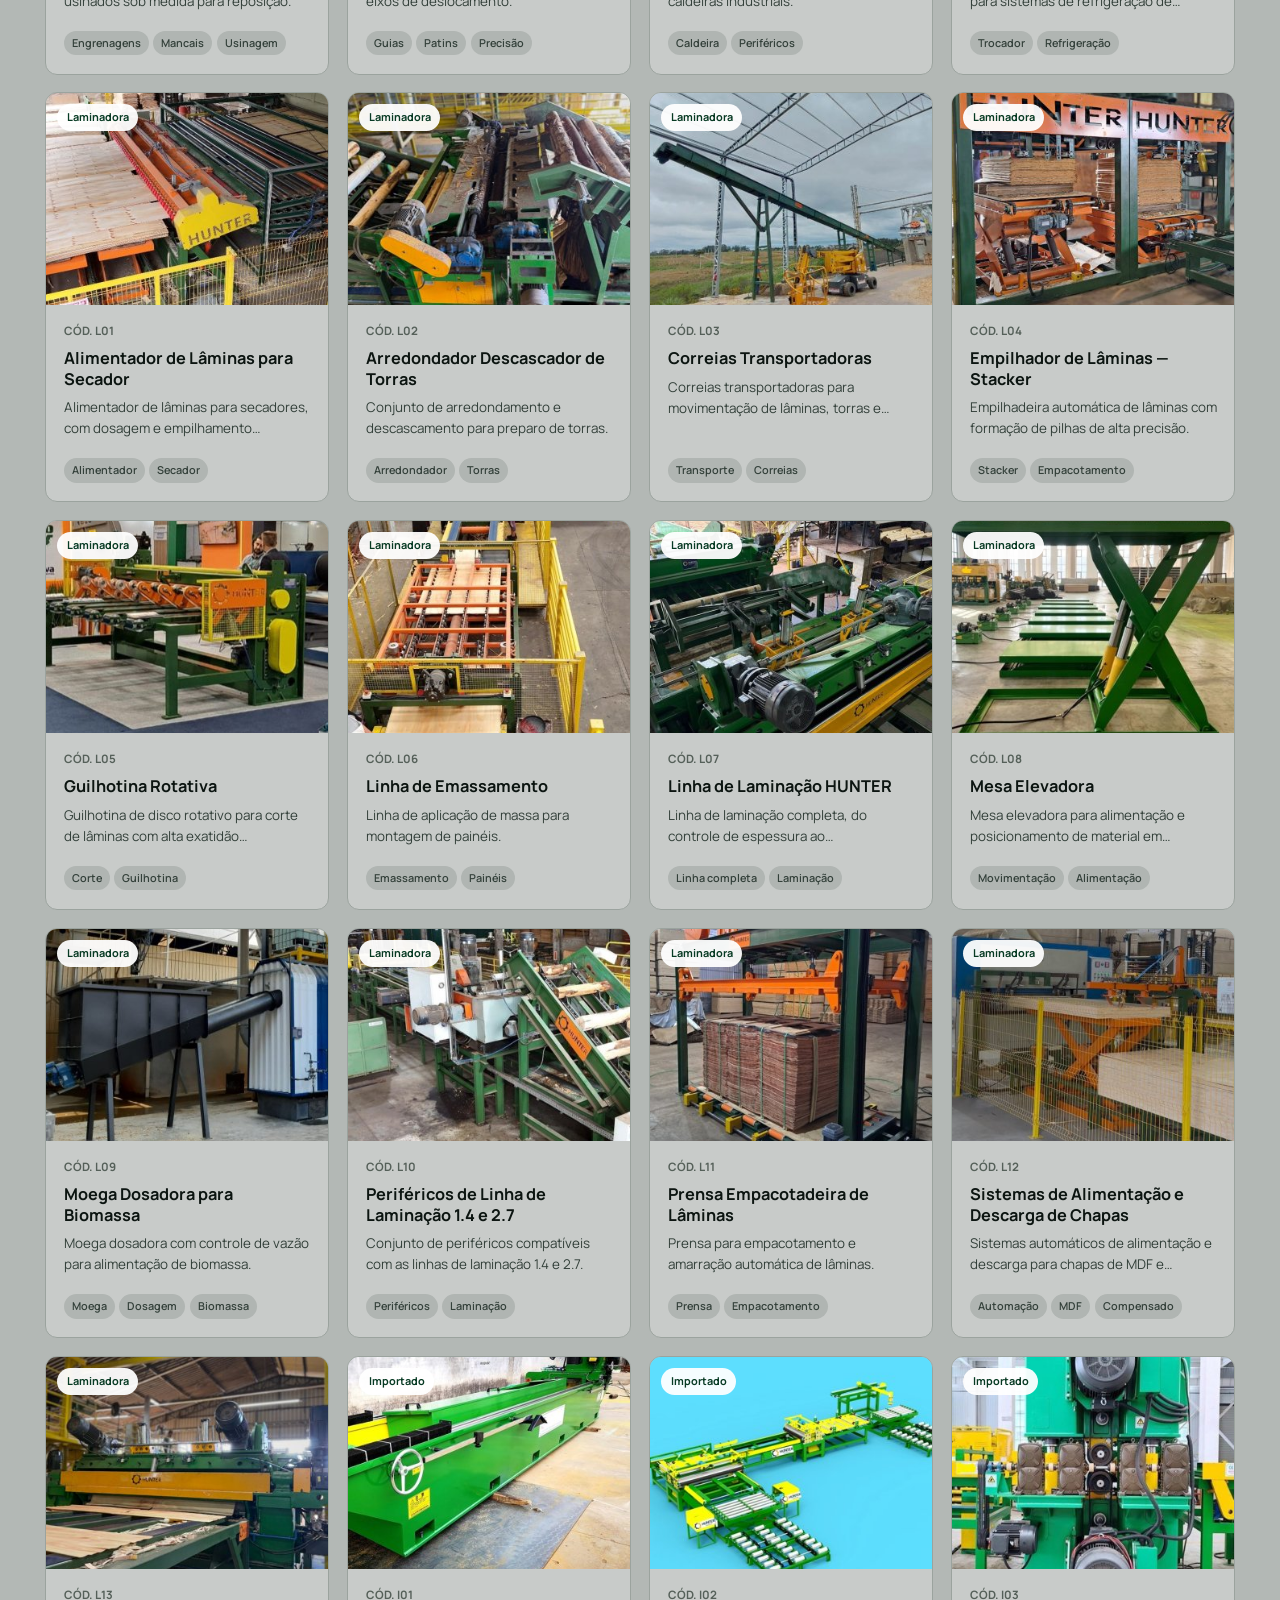
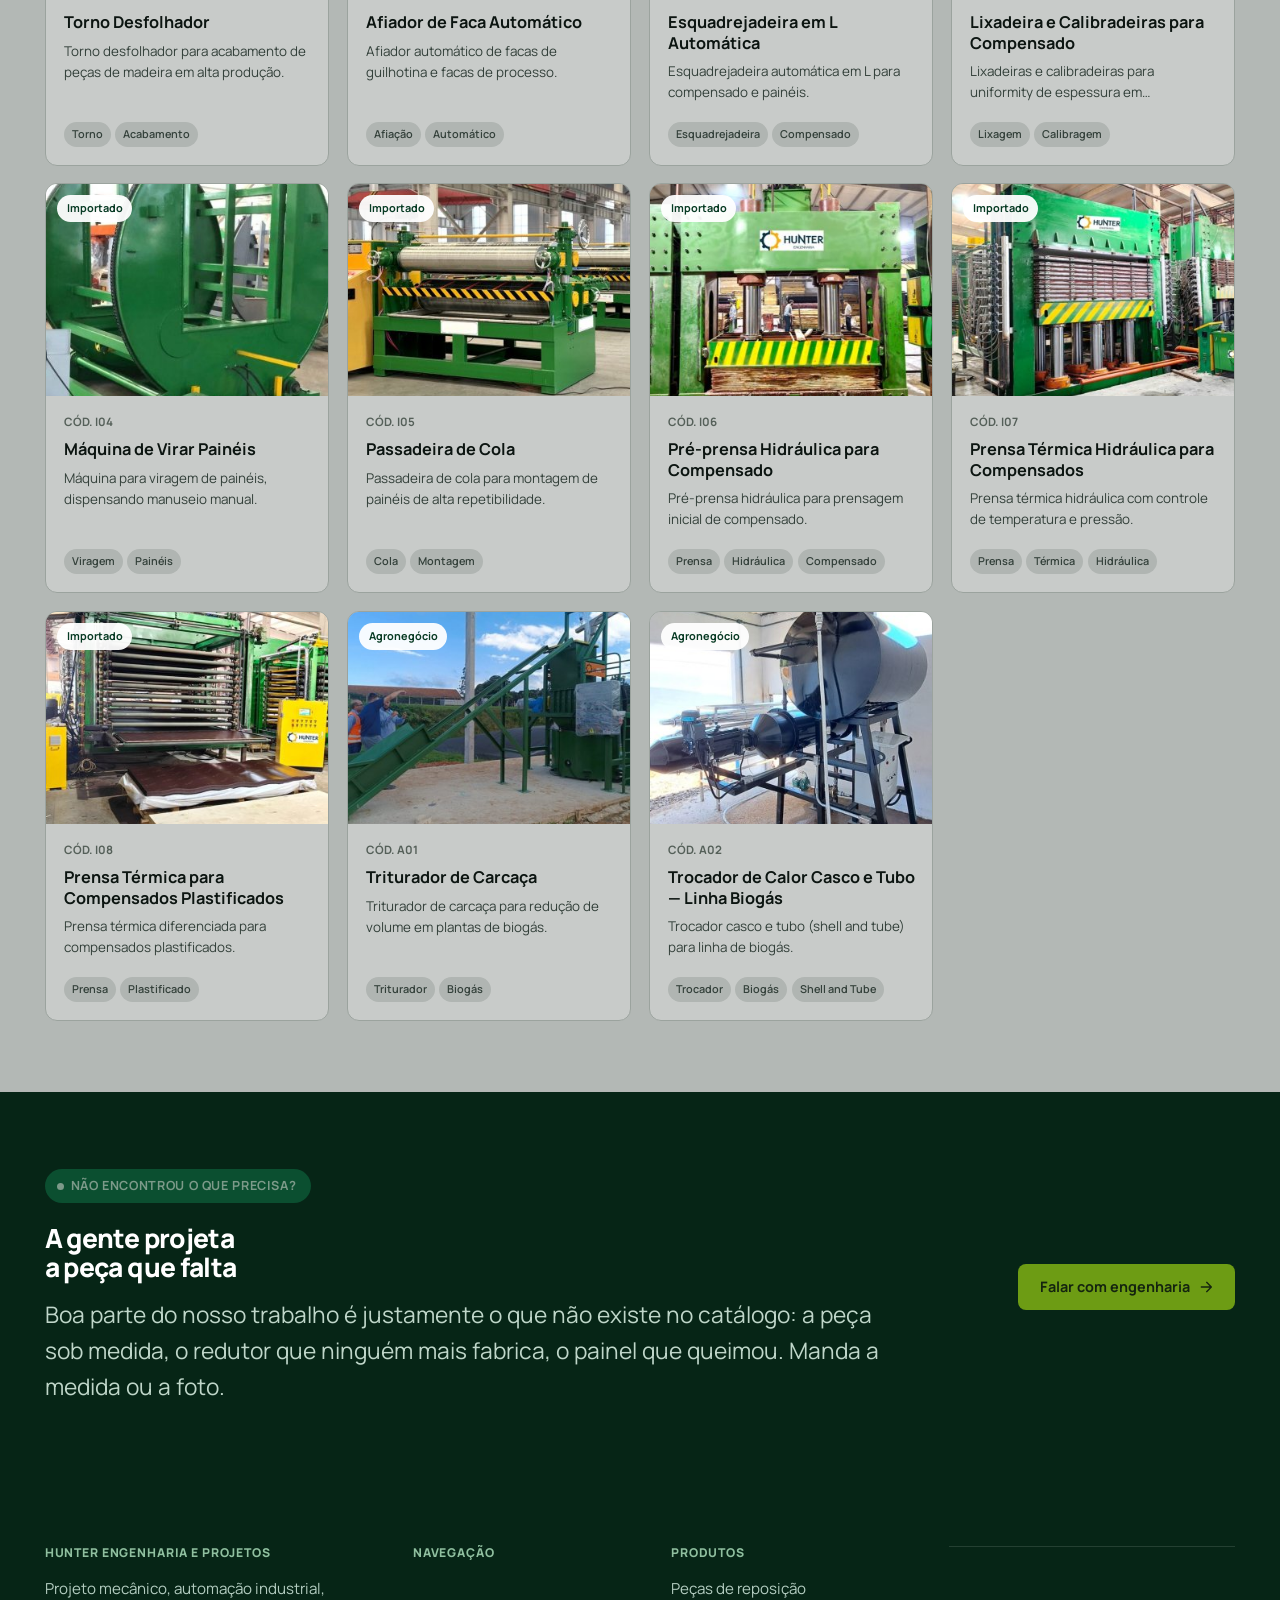
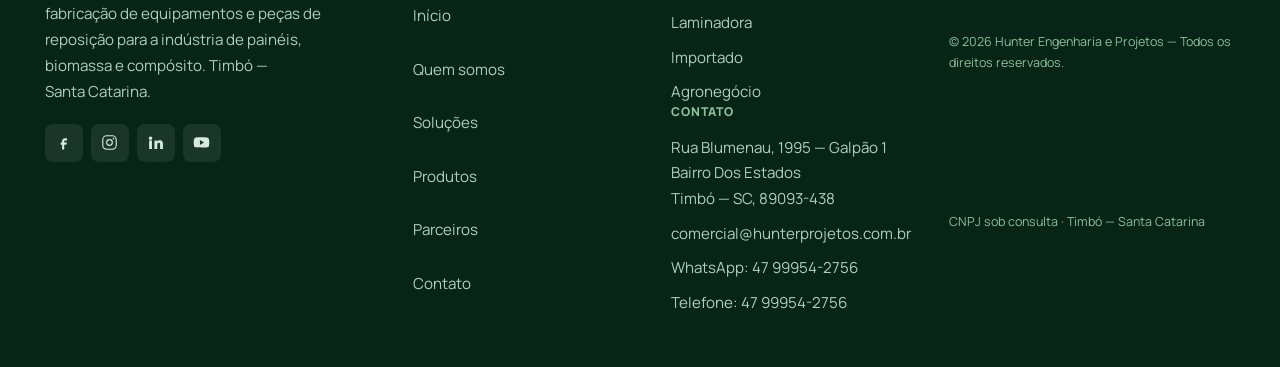
<file: produtos.html>
<!DOCTYPE html>
<html lang="pt-BR">
<head>
<meta charset="utf-8">
<meta http-equiv="Content-Security-Policy" content="default-src 'self'; script-src 'self'; font-src 'self'; style-src 'self' 'unsafe-inline'; img-src 'self' data: https://www.hunterprojetos.com.br; connect-src 'self'; frame-src https://www.google.com; base-uri 'none'; form-action 'none'; object-src 'none'">
<meta name="viewport" content="width=device-width, initial-scale=1">
<title>Catálogo de Produtos — Hunter Engenharia e Projetos</title>
<meta name="description" content="Catálogo técnico Hunter: peças de reposição, linhas de laminação, equipamentos importados e soluções para agronegócio e biogás. Filtre por categoria ou busque por código.">
<meta name="theme-color" content="#04090c">
<link rel="icon" href="assets/img/favicon.svg" type="image/svg+xml">
<link rel="stylesheet" href="assets/css/fonts.css">
  <link rel="stylesheet" href="assets/css/main.css">
</head>
<body>
<a class="skip" href="#conteudo">Pular para o conteúdo</a>
<div class="scroll-progress" aria-hidden="true"></div>
  <div class="bg3d" aria-hidden="true">
    <div class="bg3d__wall"></div>
    <div class="bg3d__nodes"></div>
    <div class="bg3d__horizon"></div>
    <div class="bg3d__floor"></div>
    <div class="bg3d__beam"></div>
    <div class="bg3d__veil"></div>
  </div><div class="progress" aria-hidden="true"></div>
  <div class="preloader" role="status" aria-live="polite">
  <div class="pre-inner">
    <div class="pre-mark"><span>HUNTER</span></div>
    <div class="pre-bar"><i></i></div>
    <div class="pre-meta mono"><span>Carregando catálogo</span><b><span data-pre-num>000</span>%</b></div>
  </div>
</div>
<header class="hdr">
  <div class="wrap hdr-in">
    <a class="logo" href="index.html" aria-label="Hunter Engenharia e Projetos — início"></a>
        <nav class="nav" aria-label="Navegação principal">
      <div class="nav-item"><a class="nav-link" href="index.html" data-nav="index.html">Início</a></div>
      <div class="nav-item"><a class="nav-link" href="quem-somos.html" data-nav="quem-somos.html">Quem somos</a></div>
      <div class="nav-item"><a class="nav-link" href="solucoes.html" data-nav="solucoes.html">Soluções</a></div>
      <div class="nav-item"><a class="nav-link" href="produtos.html" data-nav="produtos.html">Produtos</a></div>
      <div class="nav-item"><a class="nav-link" href="pages/reposicao.html" data-nav="reposicao.html">Reposição</a></div>
      <div class="nav-item"><a class="nav-link" href="pages/laminadora.html" data-nav="laminadora.html">Laminadora</a></div>
      <div class="nav-item"><a class="nav-link" href="pages/importado.html" data-nav="importado.html">Importado</a></div>
      <div class="nav-item"><a class="nav-link" href="pages/agronegocio.html" data-nav="agronegocio.html">Agronegócio</a></div>
      <div class="nav-item"><a class="nav-link" href="clientes.html" data-nav="clientes.html">Parceiros</a></div>
    </nav>

    <div class="hdr-cta">
      <a class="btn btn--primary" href="contato.html"><span>Fale conosco</span></a>
      <button class="burger" aria-label="Abrir menu" aria-expanded="false"><span></span><span></span><span></span></button>
    </div>
  </div>
</header>
<div class="drawer" aria-hidden="true">
  <div class="drawer-bd"></div>
  <div class="drawer-panel">
    <div class="drawer-head">
      <span class="mono mono--teal">Menu</span>
      <button class="modal-x" aria-label="Fechar menu"><svg aria-hidden="true"><use href="#i-x"></use></svg></button>
    </div>
    <div class="drawer-body">
            <nav class="drawer-nav" aria-label="Navegação mobile">
        <a href="index.html">Início</a>
        <a href="quem-somos.html">Quem somos</a>
        <a href="solucoes.html">Soluções</a>
        <a href="produtos.html">Produtos</a>
        <a href="pages/reposicao.html">Reposição</a>
        <a href="pages/laminadora.html">Laminadora</a>
        <a href="pages/importado.html">Importado</a>
        <a href="pages/agronegocio.html">Agronegócio</a>
        <a href="clientes.html">Parceiros</a>
      </nav>

      <div class="drawer-cta">
        <a class="btn btn--primary" href="contato.html"><span>Solicitar orçamento</span></a>
        <a class="btn btn--ghost" href="https://api.whatsapp.com/send?phone=5547999542756" target="_blank" rel="noopener">
          <svg aria-hidden="true"><use href="#i-wa"></use></svg><span>WhatsApp</span>
        </a>
      </div>
      <div class="drawer-foot">
        <a class="mono" href="mailto:comercial@hunterprojetos.com.br">comercial@hunterprojetos.com.br</a>
        <p class="mono" style="margin-top:.8rem;color:var(--txt-4)">Rua Blumenau, 1995 — Galpão 1<br>Timbó — SC, 89093-438</p>
      </div>
    </div>
  </div>
</div>
<main id="conteudo">
  <section class="page-hero">
<div class="wrap rel">
      <nav class="breadcrumb" aria-label="Você está em">
        <a href="index.html">Início</a> <i>/</i> <span>Produtos</span>
      </nav>
      <h1>Catálogo técnico</h1>
      <p class="lead">
        <strong>47 itens</strong> entre peças de reposição, linhas de laminação,
        equipamentos importados e soluções para agronegócio. Clique em qualquer
        item para abrir a ficha completa e pedir orçamento.
      </p>
    </div>
  </section>
  <section class="section section--tight" id="catalogo" data-products>
    <div class="wrap rel">
      <nav class="cat-switch" aria-label="Frentes de trabalho">
        <a href="pages/reposicao.html"><b>Peças de Reposição</b><span>24 itens</span></a>
        <a href="pages/laminadora.html"><b>Laminadora</b><span>13 itens</span></a>
        <a href="pages/importado.html"><b>Importado</b><span>8 itens</span></a>
        <a href="pages/agronegocio.html"><b>Agronegócio</b><span>2 itens</span></a>
      </nav>
      
      <div class="p-tools">
        <label class="search">
          <span class="sr-only">Pesquisar produtos</span>
          <svg aria-hidden="true"><use href="#i-search"></use></svg>
          <input type="search" placeholder="Buscar por nome, código ou tag" autocomplete="off">
        </label>
        <div class="filters" role="group" aria-label="Filtrar por categoria">
          <button class="chip is-active" type="button" data-cat="all">Todos <b>47</b></button>
          <button class="chip" type="button" data-cat="4">Reposição <b>24</b></button>
          <button class="chip" type="button" data-cat="6">Laminadora <b>13</b></button>
          <button class="chip" type="button" data-cat="7">Importado <b>8</b></button>
          <button class="chip" type="button" data-cat="8">Agronegócio <b>2</b></button>
        </div>
        <span class="result-count" data-result-count aria-live="polite"></span>
      </div>
      <div class="prod-grid"></div>
    </div>
  </section>
  <section class="cta-band">
<div class="wrap cta-in">
      <div>
        <span class="eyebrow">Não encontrou o que precisa?</span>
        <h2 data-rv>A gente projeta<br>a peça que falta</h2>
        <p class="lead" data-rv style="--d:.1s">
          Boa parte do nosso trabalho é justamente o que não existe no catálogo:
          a peça sob medida, o redutor que ninguém mais fabrica, o painel que
          queimou. Manda a medida ou a foto.
        </p>
      </div>
      <div class="flex-center" style="gap:.8rem;flex-wrap:wrap" data-rv="right">
        <a class="btn btn--primary" href="contato.html">
          <span>Falar com engenharia</span>
          <svg aria-hidden="true"><use href="#i-arrow-r"></use></svg>
        </a>
      </div>
    </div>
  </section>
</main>
<footer class="ftr">
<div class="wrap">
    <div class="ftr-top">
      <div class="ftr-about">
        <h4>Hunter Engenharia e Projetos</h4>
        <p>
          Projeto mecânico, automação industrial, fabricação de equipamentos e
          peças de reposição para a indústria de painéis, biomassa e compósito.
          Timbó — Santa Catarina.
        </p>
        <div class="socials">
          <a class="soc" href="http://www.facebook.com/hunterengenhariamecanica/" target="_blank" rel="noopener" aria-label="Facebook"><svg aria-hidden="true"><use href="#i-fb"></use></svg></a>
          <a class="soc" href="http://www.instagram.com/hunter_engenharia/" target="_blank" rel="noopener" aria-label="Instagram"><svg aria-hidden="true"><use href="#i-ig"></use></svg></a>
          <a class="soc" href="http://www.linkedin.com/company/hunter-engenharia-mec%C3%A2nica-ltda/" target="_blank" rel="noopener" aria-label="LinkedIn"><svg aria-hidden="true"><use href="#i-in"></use></svg></a>
          <a class="soc" href="http://www.youtube.com/channel/UCeQCRPDoGMn2Jk5WJZ_OENA" target="_blank" rel="noopener" aria-label="YouTube"><svg aria-hidden="true"><use href="#i-yt"></use></svg></a>
        </div>
      </div>
      <nav class="ftr-links" aria-label="Navegação do rodapé">
        <h4>Navegação</h4>
        <a href="index.html">Início</a>
        <a href="quem-somos.html">Quem somos</a>
        <a href="solucoes.html">Soluções</a>
        <a href="produtos.html">Produtos</a>
        <a href="clientes.html">Parceiros</a>
        <a href="contato.html">Contato</a>
      </nav>
      <div>
        <h4>Produtos</h4>
        <div class="ftr-links">
          <a href="pages/reposicao.html">Peças de reposição</a>
          <a href="pages/laminadora.html">Laminadora</a>
          <a href="pages/importado.html">Importado</a>
          <a href="pages/agronegocio.html">Agronegócio</a>
      </div>
      <div>
        <h4>Contato</h4>
        <div class="ftr-links">
          <a href="https://goo.gl/maps/2sSJHYWtuVSKUH168" target="_blank" rel="noopener">
            Rua Blumenau, 1995 — Galpão 1<br>Bairro Dos Estados<br>Timbó — SC, 89093-438
          </a>
          <a href="mailto:comercial@hunterprojetos.com.br">comercial@hunterprojetos.com.br</a>
          <a href="https://api.whatsapp.com/send?phone=5547999542756" target="_blank" rel="noopener">WhatsApp: 47 99954-2756</a>
          <a href="tel:+5547999542756">Telefone: 47 99954-2756</a>
        </div>
      </div>
    </div>
    <div class="ftr-bot">
      <p>© <span data-year>2026</span> Hunter Engenharia e Projetos — Todos os direitos reservados.</p>
      <p>CNPJ sob consulta · Timbó — Santa Catarina</p>
    </div>
  </div>
</footer>
<a class="wa-float" href="https://api.whatsapp.com/send?phone=5547999542756" target="_blank" rel="noopener" aria-label="Falar no WhatsApp">
  <svg aria-hidden="true"><use href="#i-wa"></use></svg><span>Orçamento no WhatsApp</span>
</a>
<button class="to-top" aria-label="Voltar ao topo" data-to-top>
  <svg aria-hidden="true"><use href="#i-arrow-up"></use></svg>
</button>

<script src="assets/js/data.js"></script>
<script src="assets/js/main.js"></script>
</body>
</html>
</file>
<file: assets/css/fonts.css>
/* Manrope hospedada localmente - sem dependencia externa do Google Fonts */
/* cyrillic-ext */
@font-face {
  font-family: 'Manrope';
  font-style: normal;
  font-weight: 400;
  font-display: swap;
  src: url(../fonts/manrope-5.woff2) format('woff2');
  unicode-range: U+0460-052F, U+1C80-1C8A, U+20B4, U+2DE0-2DFF, U+A640-A69F, U+FE2E-FE2F;
}
/* cyrillic */
@font-face {
  font-family: 'Manrope';
  font-style: normal;
  font-weight: 400;
  font-display: swap;
  src: url(../fonts/manrope-4.woff2) format('woff2');
  unicode-range: U+0301, U+0400-045F, U+0490-0491, U+04B0-04B1, U+2116;
}
/* greek */
@font-face {
  font-family: 'Manrope';
  font-style: normal;
  font-weight: 400;
  font-display: swap;
  src: url(../fonts/manrope-6.woff2) format('woff2');
  unicode-range: U+0370-0377, U+037A-037F, U+0384-038A, U+038C, U+038E-03A1, U+03A3-03FF;
}
/* vietnamese */
@font-face {
  font-family: 'Manrope';
  font-style: normal;
  font-weight: 400;
  font-display: swap;
  src: url(../fonts/manrope-2.woff2) format('woff2');
  unicode-range: U+0102-0103, U+0110-0111, U+0128-0129, U+0168-0169, U+01A0-01A1, U+01AF-01B0, U+0300-0301, U+0303-0304, U+0308-0309, U+0323, U+0329, U+1EA0-1EF9, U+20AB;
}
/* latin-ext */
@font-face {
  font-family: 'Manrope';
  font-style: normal;
  font-weight: 400;
  font-display: swap;
  src: url(../fonts/manrope-3.woff2) format('woff2');
  unicode-range: U+0100-02BA, U+02BD-02C5, U+02C7-02CC, U+02CE-02D7, U+02DD-02FF, U+0304, U+0308, U+0329, U+1D00-1DBF, U+1E00-1E9F, U+1EF2-1EFF, U+2020, U+20A0-20AB, U+20AD-20C4, U+2113, U+2C60-2C7F, U+A720-A7FF;
}
/* latin */
@font-face {
  font-family: 'Manrope';
  font-style: normal;
  font-weight: 400;
  font-display: swap;
  src: url(../fonts/manrope-1.woff2) format('woff2');
  unicode-range: U+0000-00FF, U+0131, U+0152-0153, U+02BB-02BC, U+02C6, U+02DA, U+02DC, U+0304, U+0308, U+0329, U+2000-206F, U+20AC, U+2122, U+2191, U+2193, U+2212, U+2215, U+FEFF, U+FFFD;
}
/* cyrillic-ext */
@font-face {
  font-family: 'Manrope';
  font-style: normal;
  font-weight: 500;
  font-display: swap;
  src: url(../fonts/manrope-5.woff2) format('woff2');
  unicode-range: U+0460-052F, U+1C80-1C8A, U+20B4, U+2DE0-2DFF, U+A640-A69F, U+FE2E-FE2F;
}
/* cyrillic */
@font-face {
  font-family: 'Manrope';
  font-style: normal;
  font-weight: 500;
  font-display: swap;
  src: url(../fonts/manrope-4.woff2) format('woff2');
  unicode-range: U+0301, U+0400-045F, U+0490-0491, U+04B0-04B1, U+2116;
}
/* greek */
@font-face {
  font-family: 'Manrope';
  font-style: normal;
  font-weight: 500;
  font-display: swap;
  src: url(../fonts/manrope-6.woff2) format('woff2');
  unicode-range: U+0370-0377, U+037A-037F, U+0384-038A, U+038C, U+038E-03A1, U+03A3-03FF;
}
/* vietnamese */
@font-face {
  font-family: 'Manrope';
  font-style: normal;
  font-weight: 500;
  font-display: swap;
  src: url(../fonts/manrope-2.woff2) format('woff2');
  unicode-range: U+0102-0103, U+0110-0111, U+0128-0129, U+0168-0169, U+01A0-01A1, U+01AF-01B0, U+0300-0301, U+0303-0304, U+0308-0309, U+0323, U+0329, U+1EA0-1EF9, U+20AB;
}
/* latin-ext */
@font-face {
  font-family: 'Manrope';
  font-style: normal;
  font-weight: 500;
  font-display: swap;
  src: url(../fonts/manrope-3.woff2) format('woff2');
  unicode-range: U+0100-02BA, U+02BD-02C5, U+02C7-02CC, U+02CE-02D7, U+02DD-02FF, U+0304, U+0308, U+0329, U+1D00-1DBF, U+1E00-1E9F, U+1EF2-1EFF, U+2020, U+20A0-20AB, U+20AD-20C4, U+2113, U+2C60-2C7F, U+A720-A7FF;
}
/* latin */
@font-face {
  font-family: 'Manrope';
  font-style: normal;
  font-weight: 500;
  font-display: swap;
  src: url(../fonts/manrope-1.woff2) format('woff2');
  unicode-range: U+0000-00FF, U+0131, U+0152-0153, U+02BB-02BC, U+02C6, U+02DA, U+02DC, U+0304, U+0308, U+0329, U+2000-206F, U+20AC, U+2122, U+2191, U+2193, U+2212, U+2215, U+FEFF, U+FFFD;
}
/* cyrillic-ext */
@font-face {
  font-family: 'Manrope';
  font-style: normal;
  font-weight: 600;
  font-display: swap;
  src: url(../fonts/manrope-5.woff2) format('woff2');
  unicode-range: U+0460-052F, U+1C80-1C8A, U+20B4, U+2DE0-2DFF, U+A640-A69F, U+FE2E-FE2F;
}
/* cyrillic */
@font-face {
  font-family: 'Manrope';
  font-style: normal;
  font-weight: 600;
  font-display: swap;
  src: url(../fonts/manrope-4.woff2) format('woff2');
  unicode-range: U+0301, U+0400-045F, U+0490-0491, U+04B0-04B1, U+2116;
}
/* greek */
@font-face {
  font-family: 'Manrope';
  font-style: normal;
  font-weight: 600;
  font-display: swap;
  src: url(../fonts/manrope-6.woff2) format('woff2');
  unicode-range: U+0370-0377, U+037A-037F, U+0384-038A, U+038C, U+038E-03A1, U+03A3-03FF;
}
/* vietnamese */
@font-face {
  font-family: 'Manrope';
  font-style: normal;
  font-weight: 600;
  font-display: swap;
  src: url(../fonts/manrope-2.woff2) format('woff2');
  unicode-range: U+0102-0103, U+0110-0111, U+0128-0129, U+0168-0169, U+01A0-01A1, U+01AF-01B0, U+0300-0301, U+0303-0304, U+0308-0309, U+0323, U+0329, U+1EA0-1EF9, U+20AB;
}
/* latin-ext */
@font-face {
  font-family: 'Manrope';
  font-style: normal;
  font-weight: 600;
  font-display: swap;
  src: url(../fonts/manrope-3.woff2) format('woff2');
  unicode-range: U+0100-02BA, U+02BD-02C5, U+02C7-02CC, U+02CE-02D7, U+02DD-02FF, U+0304, U+0308, U+0329, U+1D00-1DBF, U+1E00-1E9F, U+1EF2-1EFF, U+2020, U+20A0-20AB, U+20AD-20C4, U+2113, U+2C60-2C7F, U+A720-A7FF;
}
/* latin */
@font-face {
  font-family: 'Manrope';
  font-style: normal;
  font-weight: 600;
  font-display: swap;
  src: url(../fonts/manrope-1.woff2) format('woff2');
  unicode-range: U+0000-00FF, U+0131, U+0152-0153, U+02BB-02BC, U+02C6, U+02DA, U+02DC, U+0304, U+0308, U+0329, U+2000-206F, U+20AC, U+2122, U+2191, U+2193, U+2212, U+2215, U+FEFF, U+FFFD;
}
/* cyrillic-ext */
@font-face {
  font-family: 'Manrope';
  font-style: normal;
  font-weight: 700;
  font-display: swap;
  src: url(../fonts/manrope-5.woff2) format('woff2');
  unicode-range: U+0460-052F, U+1C80-1C8A, U+20B4, U+2DE0-2DFF, U+A640-A69F, U+FE2E-FE2F;
}
/* cyrillic */
@font-face {
  font-family: 'Manrope';
  font-style: normal;
  font-weight: 700;
  font-display: swap;
  src: url(../fonts/manrope-4.woff2) format('woff2');
  unicode-range: U+0301, U+0400-045F, U+0490-0491, U+04B0-04B1, U+2116;
}
/* greek */
@font-face {
  font-family: 'Manrope';
  font-style: normal;
  font-weight: 700;
  font-display: swap;
  src: url(../fonts/manrope-6.woff2) format('woff2');
  unicode-range: U+0370-0377, U+037A-037F, U+0384-038A, U+038C, U+038E-03A1, U+03A3-03FF;
}
/* vietnamese */
@font-face {
  font-family: 'Manrope';
  font-style: normal;
  font-weight: 700;
  font-display: swap;
  src: url(../fonts/manrope-2.woff2) format('woff2');
  unicode-range: U+0102-0103, U+0110-0111, U+0128-0129, U+0168-0169, U+01A0-01A1, U+01AF-01B0, U+0300-0301, U+0303-0304, U+0308-0309, U+0323, U+0329, U+1EA0-1EF9, U+20AB;
}
/* latin-ext */
@font-face {
  font-family: 'Manrope';
  font-style: normal;
  font-weight: 700;
  font-display: swap;
  src: url(../fonts/manrope-3.woff2) format('woff2');
  unicode-range: U+0100-02BA, U+02BD-02C5, U+02C7-02CC, U+02CE-02D7, U+02DD-02FF, U+0304, U+0308, U+0329, U+1D00-1DBF, U+1E00-1E9F, U+1EF2-1EFF, U+2020, U+20A0-20AB, U+20AD-20C4, U+2113, U+2C60-2C7F, U+A720-A7FF;
}
/* latin */
@font-face {
  font-family: 'Manrope';
  font-style: normal;
  font-weight: 700;
  font-display: swap;
  src: url(../fonts/manrope-1.woff2) format('woff2');
  unicode-range: U+0000-00FF, U+0131, U+0152-0153, U+02BB-02BC, U+02C6, U+02DA, U+02DC, U+0304, U+0308, U+0329, U+2000-206F, U+20AC, U+2122, U+2191, U+2193, U+2212, U+2215, U+FEFF, U+FFFD;
}
/* cyrillic-ext */
@font-face {
  font-family: 'Manrope';
  font-style: normal;
  font-weight: 800;
  font-display: swap;
  src: url(../fonts/manrope-5.woff2) format('woff2');
  unicode-range: U+0460-052F, U+1C80-1C8A, U+20B4, U+2DE0-2DFF, U+A640-A69F, U+FE2E-FE2F;
}
/* cyrillic */
@font-face {
  font-family: 'Manrope';
  font-style: normal;
  font-weight: 800;
  font-display: swap;
  src: url(../fonts/manrope-4.woff2) format('woff2');
  unicode-range: U+0301, U+0400-045F, U+0490-0491, U+04B0-04B1, U+2116;
}
/* greek */
@font-face {
  font-family: 'Manrope';
  font-style: normal;
  font-weight: 800;
  font-display: swap;
  src: url(../fonts/manrope-6.woff2) format('woff2');
  unicode-range: U+0370-0377, U+037A-037F, U+0384-038A, U+038C, U+038E-03A1, U+03A3-03FF;
}
/* vietnamese */
@font-face {
  font-family: 'Manrope';
  font-style: normal;
  font-weight: 800;
  font-display: swap;
  src: url(../fonts/manrope-2.woff2) format('woff2');
  unicode-range: U+0102-0103, U+0110-0111, U+0128-0129, U+0168-0169, U+01A0-01A1, U+01AF-01B0, U+0300-0301, U+0303-0304, U+0308-0309, U+0323, U+0329, U+1EA0-1EF9, U+20AB;
}
/* latin-ext */
@font-face {
  font-family: 'Manrope';
  font-style: normal;
  font-weight: 800;
  font-display: swap;
  src: url(../fonts/manrope-3.woff2) format('woff2');
  unicode-range: U+0100-02BA, U+02BD-02C5, U+02C7-02CC, U+02CE-02D7, U+02DD-02FF, U+0304, U+0308, U+0329, U+1D00-1DBF, U+1E00-1E9F, U+1EF2-1EFF, U+2020, U+20A0-20AB, U+20AD-20C4, U+2113, U+2C60-2C7F, U+A720-A7FF;
}
/* latin */
@font-face {
  font-family: 'Manrope';
  font-style: normal;
  font-weight: 800;
  font-display: swap;
  src: url(../fonts/manrope-1.woff2) format('woff2');
  unicode-range: U+0000-00FF, U+0131, U+0152-0153, U+02BB-02BC, U+02C6, U+02DA, U+02DC, U+0304, U+0308, U+0329, U+2000-206F, U+20AC, U+2122, U+2191, U+2193, U+2212, U+2215, U+FEFF, U+FFFD;
}
</file>
<file: assets/css/main.css>
/* ============================================================
   HUNTER ENGENHARIA E PROJETOS
   Design System — Claro, cinza e verde
   main.css
   ============================================================ */

/* ------------------------------------------------------------
   1. TOKENS
   ------------------------------------------------------------ */
:root {
  /* TEMA GRAFITE — superficies 40% mais escuras que a versao clara
   (luminancia relativa x 0.6). Texto escuro sobre fundo medio para manter
   contraste AA: ink 9.2:1, ink-2 7.8:1, ink-3 5.4:1. */

  /* Superficies */
  --paper: #b3b8b5;
  --white: #c8cbc9;
  --g-50: #c2c5c3;
  --g-100: #b0b5b2;
  --g-200: #9ba39e;
  --g-300: #838f89;

  /* Marca — verde fechado, legivel sobre grafite */
  --green: #0b4f30;
  --green-dark: #073a23;
  --green-deep: #062516;
  --green-light: #c4d5ca;
  --green-tint: #a8c0b1;
  --green-soft: #7c9a89;
  --lime: #6d9c14;

  /* Texto — escuro sobre grafite */
  --ink: #0c1511;
  --ink-2: #1b2622;
  --ink-3: #33403a;
  --ink-4: #556059;

  /* Linhas */
  --line: #9ba39e;
  --line-2: #838f89;
  --line-3: #6c7973;

  /* Tipografia */
  --f-body: "Manrope", "Segoe UI", system-ui, -apple-system, sans-serif;

  --t-xs: clamp(0.72rem, 0.69rem + 0.12vw, 0.8rem);
  --t-sm: clamp(0.86rem, 0.82rem + 0.16vw, 0.98rem);
  --t-base: clamp(1rem, 0.95rem + 0.22vw, 1.1rem);
  --t-lg: clamp(1.15rem, 1.04rem + 0.55vw, 1.42rem);
  --t-xl: clamp(1.5rem, 1.25rem + 1.2vw, 2.15rem);
  --t-2xl: clamp(2rem, 1.5rem + 2.4vw, 3.4rem);
  --t-3xl: clamp(2.6rem, 1.8rem + 4vw, 5rem);
  --t-4xl: clamp(3.1rem, 1.9rem + 6vw, 7.4rem);

  /* Ritmo */
  --gap: clamp(1rem, 0.7rem + 1.2vw, 1.8rem);
  --pad-x: clamp(1.1rem, 0.4rem + 3vw, 3.5rem);
  --sec-y: clamp(3.5rem, 2.5rem + 5vw, 7.5rem);
  --maxw: 1400px;

  /* Movimento */
  --e-out: cubic-bezier(0.16, 1, 0.3, 1);
  --d: 0.45s;
  --radius: 12px;
  --radius-sm: 8px;
  --shadow-sm: 0 1px 2px rgba(22, 32, 28, 0.05);
  --shadow: 0 6px 24px -10px rgba(22, 32, 28, 0.16);
  --shadow-lg: 0 24px 60px -24px rgba(22, 32, 28, 0.28);
}

/* ------------------------------------------------------------
   2. RESET
   ------------------------------------------------------------ */
*, *::before, *::after { box-sizing: border-box; margin: 0; padding: 0; }

html {
  -webkit-text-size-adjust: 100%;
  scroll-behavior: smooth;
  scroll-padding-top: 96px;
  overflow-x: clip;
}

body {
  font-family: var(--f-body);
  font-size: var(--t-base);
  line-height: 1.7;
  color: var(--ink-2);
  background: var(--paper);
  overflow-x: hidden;
  -webkit-font-smoothing: antialiased;
  -moz-osx-font-smoothing: grayscale;
}

body.is-locked { overflow: hidden; }

img, svg, video, canvas { display: block; max-width: 100%; }
img { height: auto; }

a { color: inherit; text-decoration: none; }
button, input, select, textarea { font: inherit; color: inherit; background: none; border: none; outline: none; }
button { cursor: pointer; }
ul, ol { list-style: none; }
::selection { background: var(--green); color: #fff; }

::-webkit-scrollbar { width: 11px; height: 11px; }
::-webkit-scrollbar-track { background: var(--g-100); }
::-webkit-scrollbar-thumb { background: var(--g-300); border: 3px solid var(--g-100); border-radius: 99px; }
::-webkit-scrollbar-thumb:hover { background: var(--green); }

/* ------------------------------------------------------------
   3. TIPOGRAFIA
   ------------------------------------------------------------ */
h1, h2, h3, h4, h5 {
  font-weight: 800;
  line-height: 1.1;
  letter-spacing: -0.025em;
  color: var(--ink);
  text-wrap: balance;
}

.d1 { font-size: var(--t-4xl); }
.d2 { font-size: var(--t-3xl); }
.d3 { font-size: var(--t-2xl); }
.d4 { font-size: var(--t-xl); }

p { text-wrap: pretty; }
strong, b { color: var(--ink); font-weight: 700; }

.accent { color: var(--green); }
.accent-o { color: var(--green-dark); }

.lead {
  font-size: var(--t-lg);
  line-height: 1.6;
  color: var(--ink-2);
  max-width: 60ch;
}

/* Etiqueta pequena */
.mono {
  font-size: var(--t-xs);
  font-weight: 600;
  letter-spacing: 0.04em;
  color: var(--ink-3);
}
.mono--teal { color: var(--green); }
.mono--orange { color: var(--green); }

/* Etiqueta de secao — bloco verde para dar presenca */
.eyebrow {
  display: inline-flex;
  align-items: center;
  gap: 0.55em;
  padding: 0.4rem 0.9rem 0.4rem 0.75rem;
  background: var(--green);
  border-radius: 99px;
  font-size: var(--t-xs);
  font-weight: 700;
  letter-spacing: 0.05em;
  text-transform: uppercase;
  color: #fff;
  margin-bottom: 1.3rem;
}
.eyebrow::before {
  content: "";
  width: 7px;
  height: 7px;
  background: var(--lime);
  border-radius: 50%;
  flex-shrink: 0;
}

.sec-head {
  position: relative;
  z-index: 1;
  max-width: 860px;
  margin-bottom: clamp(2rem, 1.4rem + 2.4vw, 3.5rem);
}
.sec-head--center { margin-inline: auto; text-align: center; }
.sec-head--center .eyebrow { justify-content: center; }
.sec-head p { margin-top: 1.1rem; color: var(--ink-3); max-width: 62ch; }
.sec-head--center p { margin-inline: auto; }

/* ------------------------------------------------------------
   4. LAYOUT
   ------------------------------------------------------------ */
.wrap { width: 100%; max-width: var(--maxw); margin-inline: auto; padding-inline: var(--pad-x); }

.section { position: relative; padding-block: var(--sec-y); }
.section--tight { padding-block: clamp(2.5rem, 2rem + 3vw, 4.5rem); }
.section--white { background: var(--white); }
.section--gray { background: var(--g-100); }

.sec-head--center { max-width: 780px; }

.grid { display: grid; gap: var(--gap); }
.g-2 { grid-template-columns: repeat(2, 1fr); }
.g-3 { grid-template-columns: repeat(3, 1fr); }
.g-4 { grid-template-columns: repeat(4, 1fr); }

/* ------------------------------------------------------------
   5. PRELOADER
   ------------------------------------------------------------ */
.preloader {
  position: fixed;
  inset: 0;
  z-index: 10000;
  display: grid;
  place-items: center;
  background: var(--white);
  transition: opacity 0.5s ease, visibility 0.5s;
}
.preloader.is-done { opacity: 0; visibility: hidden; }

.pre-inner {
  display: flex;
  flex-direction: column;
  align-items: center;
  gap: 1.4rem;
  width: min(280px, 74vw);
}
.pre-mark {
  font-size: clamp(1.6rem, 6vw, 2.4rem);
  font-weight: 800;
  letter-spacing: -0.02em;
  color: var(--ink);
  line-height: 1;
  overflow: hidden;
}
.pre-mark span { display: inline-block; transform: translateY(105%); animation: preRise 0.8s ease-out forwards; }
@keyframes preRise { to { transform: translateY(0); } }

.pre-bar { width: 100%; height: 3px; background: var(--g-100); overflow: hidden; border-radius: 99px; }
.pre-bar i { display: block; height: 100%; width: 0%; background: var(--green); border-radius: 99px; }
.pre-meta { display: flex; justify-content: space-between; width: 100%; color: var(--ink-3); }
.pre-meta b { color: var(--green); }

/* ------------------------------------------------------------
   6. HEADER
   ------------------------------------------------------------ */
.hdr {
  position: fixed;
  top: 0;
  left: 0;
  width: 100%;
  z-index: 8000;
  background: rgba(255, 255, 255, 0.9);
  backdrop-filter: blur(12px);
  -webkit-backdrop-filter: blur(12px);
  border-bottom: 1px solid transparent;
  transition: box-shadow 0.3s ease, border-color 0.3s ease, transform 0.35s ease;
}
.hdr.is-stuck {
  border-bottom-color: var(--line);
  box-shadow: 0 4px 20px -12px rgba(22, 32, 28, 0.22);
}
.hdr.is-hidden { transform: translateY(-100%); }

.hdr-in { display: flex; align-items: center; justify-content: space-between; gap: 1.5rem; min-height: 76px; }

.logo { display: flex; align-items: center; gap: 0.65rem; flex-shrink: 0; }
.logo-mark { width: 36px; height: 36px; flex-shrink: 0; color: var(--green); transition: transform 0.5s ease; }
.logo-mark svg { width: 100%; height: 100%; }
.logo:hover .logo-mark { transform: rotate(90deg); }
.logo-txt { font-size: 1.2rem; font-weight: 800; line-height: 1.05; letter-spacing: -0.02em; color: var(--ink); }
.logo-txt small {
  display: block;
  font-size: 0.6rem;
  font-weight: 600;
  letter-spacing: 0.06em;
  color: var(--ink-3);
  margin-top: 1px;
}

/* Navegação */
.nav { display: flex; align-items: center; gap: clamp(0.6rem, 1.6vw, 1.9rem); }
.nav-item { position: relative; }
.nav-link {
  display: inline-flex;
  align-items: center;
  gap: 0.4em;
  font-size: 0.92rem;
  font-weight: 600;
  color: var(--ink-2);
  padding: 0.5rem 0;
  transition: color 0.2s ease;
}
.nav-link:hover, .nav-item.is-open .nav-link { color: var(--green); }
.nav-link .caret {
  width: 6px;
  height: 6px;
  border-right: 1.5px solid currentColor;
  border-bottom: 1.5px solid currentColor;
  transform: rotate(45deg) translateY(-2px);
  transition: transform 0.25s ease;
}
.nav-item.is-open .nav-link .caret { transform: rotate(-135deg) translateY(-2px); }
.nav-item.is-active .nav-link { color: var(--green); }

/* Menu suspenso */
.mega {
  position: absolute;
  top: calc(100% + 12px);
  left: 50%;
  width: min(720px, 84vw);
  transform: translate(-50%, 10px);
  background: var(--white);
  border: 1px solid var(--line);
  border-radius: var(--radius);
  box-shadow: var(--shadow-lg);
  opacity: 0;
  visibility: hidden;
  transition: opacity 0.25s ease, transform 0.25s ease, visibility 0.25s;
  overflow: hidden;
}
.nav-item.is-open .mega { opacity: 1; visibility: visible; transform: translate(-50%, 0); }
.mega-grid { display: grid; grid-template-columns: repeat(2, 1fr); gap: 1px; background: var(--line); }
.mega-card {
  display: block;
  padding: 1.2rem 1.3rem;
  background: var(--white);
  transition: background 0.25s ease;
}
.mega-card:hover { background: var(--green-light); }
.mega-card i {
  display: grid;
  place-items: center;
  width: 32px;
  height: 32px;
  border-radius: var(--radius-sm);
  background: var(--green-light);
  color: var(--green);
  margin-bottom: 0.7rem;
  transition: background 0.25s ease, color 0.25s ease;
}
.mega-card i svg { width: 17px; height: 17px; }
.mega-card:hover i { background: var(--green); color: #fff; }
.mega-card b { display: block; font-size: 1rem; font-weight: 700; color: var(--ink); }
.mega-card span { display: block; font-size: 0.75rem; font-weight: 500; color: var(--ink-3); margin-top: 0.2rem; }

.hdr-cta { display: flex; align-items: center; gap: 0.8rem; }

/* Botão de menu */
.burger {
  display: none;
  width: 42px;
  height: 42px;
  position: relative;
  border: 1px solid var(--line-2);
  border-radius: var(--radius-sm);
  background: var(--white);
  flex-shrink: 0;
}
.burger span {
  position: absolute;
  left: 11px;
  width: 20px;
  height: 2px;
  background: var(--ink);
  border-radius: 2px;
  transition: transform 0.3s ease, opacity 0.2s;
}
.burger span:nth-child(1) { top: 14px; }
.burger span:nth-child(2) { top: 20px; }
.burger span:nth-child(3) { top: 26px; }
.burger.is-active span:nth-child(1) { transform: translateY(6px) rotate(45deg); }
.burger.is-active span:nth-child(2) { opacity: 0; }
.burger.is-active span:nth-child(3) { transform: translateY(-6px) rotate(-45deg); }

/* ------------------------------------------------------------
   7. BOTÕES
   ------------------------------------------------------------ */
.btn {
  --bh: 46px;
  position: relative;
  display: inline-flex;
  align-items: center;
  justify-content: center;
  gap: 0.55em;
  height: var(--bh);
  padding-inline: 1.35rem;
  font-size: 0.9rem;
  font-weight: 700;
  white-space: nowrap;
  border-radius: var(--radius-sm);
  transition: background 0.25s ease, color 0.25s ease, border-color 0.25s ease,
              box-shadow 0.25s ease, transform 0.15s ease;
}
.btn svg { width: 16px; height: 16px; flex-shrink: 0; }
.btn:active { transform: translateY(1px); }

.btn--primary { background: var(--green); color: #fff; box-shadow: 0 2px 10px -2px rgba(31, 122, 77, 0.4); }
.btn--primary:hover { background: var(--green-dark); box-shadow: 0 6px 18px -4px rgba(31, 122, 77, 0.45); }

.btn--ghost { border: 1px solid var(--line-2); background: var(--white); color: var(--ink); }
.btn--ghost:hover { border-color: var(--green); color: var(--green); background: var(--green-light); }

.btn--dark { background: #fff; color: var(--green-deep); font-weight: 700; }
.btn--dark:hover { background: var(--green-light); }

.arrow-link {
  display: inline-flex;
  align-items: center;
  gap: 0.5em;
  font-size: 0.9rem;
  font-weight: 700;
  color: var(--green);
  transition: gap 0.25s ease, color 0.25s ease;
}
.arrow-link:hover { gap: 0.85em; color: var(--green-dark); }
.arrow-link svg { width: 15px; height: 15px; }

/* ------------------------------------------------------------
   8. HERO
   ------------------------------------------------------------ */
.hero {
  position: relative;
  min-height: 92svh;
  display: flex;
  align-items: center;
  padding-top: clamp(5.5rem, 4.5rem + 5vw, 8rem);
  padding-bottom: clamp(2rem, 1.5rem + 2.5vw, 4rem);
  overflow: hidden;
  background:
    radial-gradient(ellipse 60% 50% at 82% 18%, rgba(255, 255, 255, 0.24), transparent 62%),
    radial-gradient(ellipse 55% 45% at 8% 85%, rgba(109, 156, 20, 0.14), transparent 60%),
    rgba(200, 203, 201, 0.55);
}

.hero-in { position: relative; z-index: 2; width: 100%; }

/* Duas colunas no desktop: texto a esquerda, maquina 3D a direita */
.hero-grid { position: relative; z-index: 2; display: grid; gap: clamp(2rem, 4vw, 3.5rem); align-items: center; }
/* Os numeros ficam abaixo das duas colunas */
.hero-grid > .hero-stats { grid-column: 1 / -1; margin-top: 0; }
@media (min-width: 1024px) {
  .hero-grid { grid-template-columns: minmax(0, 1.06fr) minmax(0, 0.94fr); }
  /* Com a coluna 3D ao lado, o titulo precisa caber na metade da tela.
     Sem isto a palavra "industria girar" (que nao quebra linha) invade o
     quadro da maquina. */
  /* O h1 fica dentro de .hero-in, que e filho direto de .hero-grid: por isso o
     seletor e .hero-grid h1 e nao .hero-grid .hero h1. */
  .hero-grid h1 { font-size: clamp(2.1rem, 0.6rem + 3.5vw, 4.3rem); }
  .hero-grid .hero-sub { font-size: var(--t-base); }
}

/* ------------------------------------------------------------
   HERO 3D
   ------------------------------------------------------------ */
.hero3d {
  position: relative;
  margin: 0;
  width: 100%;
  aspect-ratio: 4 / 3;
  min-height: 260px;
  max-height: 62svh;
  border: 1px solid var(--line-2);
  border-radius: var(--radius);
  background:
    radial-gradient(ellipse 70% 60% at 50% 38%, rgba(255, 255, 255, 0.42), transparent 70%),
    linear-gradient(180deg, var(--g-50), var(--g-100));
  overflow: hidden;
  box-shadow: var(--shadow-lg);
  touch-action: pan-y;             /* o dedo rola a pagina; a 3D nao sequestra o scroll */
  -webkit-user-select: none;
  user-select: none;
  contain: paint;
}
.hero3d canvas { width: 100%; height: 100%; display: block; cursor: grab; }
.hero3d canvas:active { cursor: grabbing; }
/* Sem WebGL ou com erro no modelo: o bloco some e o hero volta ao layout original */
.hero3d.is-off { display: none; }

/* Vinheta para o modelo nao encostar nas bordas do quadro */
.hero3d::after {
  content: "";
  position: absolute;
  inset: 0;
  pointer-events: none;
  background: radial-gradient(ellipse 78% 70% at 50% 45%, transparent 55%, rgba(155, 163, 158, 0.28) 100%);
}

.hero3d-bar {
  position: absolute;
  left: 0;
  right: 0;
  bottom: 0;
  z-index: 2;
  display: flex;
  align-items: center;
  justify-content: space-between;
  gap: 0.6rem;
  padding: 0.55rem 0.6rem 0.55rem 0.85rem;
  font-size: 0.68rem;
  letter-spacing: 0.05em;
  color: var(--ink-3);
  background: linear-gradient(180deg, transparent, rgba(176, 181, 178, 0.92) 55%);
  pointer-events: none;
}
.hero3d-btn {
  display: inline-flex;
  align-items: center;
  gap: 0.35rem;
  min-height: 34px;
  padding: 0 0.7rem;
  border: 1px solid var(--line-2);
  border-radius: 99px;
  background: var(--white);
  color: var(--ink-2);
  font: inherit;
  font-size: 0.72rem;
  font-weight: 700;
  cursor: pointer;
  pointer-events: auto;
  transition: background 0.2s ease, border-color 0.2s ease, color 0.2s ease;
}
.hero3d-btn svg { width: 12px; height: 12px; }
.hero3d-btn:hover { border-color: var(--green); color: var(--green); background: var(--green-light); }
.hero3d-btn[data-state="off"] { border-color: var(--lime); color: var(--green-dark); }

.hero3d-hint {
  position: absolute;
  top: 0.7rem;
  left: 0.85rem;
  z-index: 2;
  font-size: 0.64rem;
  letter-spacing: 0.06em;
  color: var(--ink-4);
  pointer-events: none;
  transition: opacity 0.4s ease;
}
.hero3d.is-ready .hero3d-hint { opacity: 0.55; }

/* Sem movimento reduzido o quadro fica com a maquina parada e sem dica */
@media (prefers-reduced-motion: reduce) {
  .hero3d-hint { display: none; }
}

.hero-badge {
  display: inline-flex;
  align-items: center;
  gap: 0.6rem;
  padding: 0.45rem 0.95rem 0.45rem 0.75rem;
  border: 1px solid var(--line-2);
  border-radius: 99px;
  background: var(--white);
  margin-bottom: clamp(1.2rem, 2.4vw, 2rem);
}
.pulse { width: 7px; height: 7px; border-radius: 50%; background: var(--green); flex-shrink: 0; position: relative; }
.pulse::after {
  content: "";
  position: absolute;
  inset: -4px;
  border-radius: 50%;
  border: 2px solid var(--green);
  opacity: 0;
  animation: pulse 2.4s ease-out infinite;
}
@keyframes pulse {
  0% { transform: scale(0.7); opacity: 0.8; }
  100% { transform: scale(1.4); opacity: 0; }
}

/* Padding + margens negativas dao espaco aos acentos e descendentes sem alterar o
   ritmo das linhas. Sem isso o overflow hidden da animacao corta o "g" e o "i". */
.hero h1 {
  font-size: var(--t-4xl);
  line-height: 1.02;
  padding: 0.5em 0;
  margin-top: -0.5em;
  margin-bottom: calc(clamp(1rem, 1.6vw, 1.5rem) + 0.5em);
}
/* O titulo e visivel por padrao; a animacao so e aplicada quando o JS marca .h-anim */
.hero h1 .l { display: block; overflow: hidden; padding: 0.21em 0 0.3em; margin: -0.5em 0; }
.hero h1 .l > span { display: block; }
.h-anim .hero h1 .l > span { transform: translateY(104%); }
.h-anim .hero.is-in .l > span { animation: lineUp 0.95s ease-out forwards; }
.h-anim .hero.is-in .l:nth-child(1) > span { animation-delay: 0.06s; }
.h-anim .hero.is-in .l:nth-child(2) > span { animation-delay: 0.16s; }
.h-anim .hero.is-in .l:nth-child(3) > span { animation-delay: 0.26s; }
@keyframes lineUp { to { transform: translateY(0); } }

.hero h1 .faded { color: var(--ink-4); }
.hero h1 .slash { color: var(--green); }

/* Palavra-chave destacada no titulo */
.hero h1 .hl {
  position: relative;
  display: inline-block;
  color: var(--green);
  white-space: nowrap;
}
/* Com a coluna 3D ao lado o titulo fica mais estreito: a palavra-chave deixa de
   ser indivisivel, senao vaza para cima do quadro da maquina. Nao use max-width
   aqui -- em inline-block com nowrap isso corta a palavra em vez de quebrar. */
@media (min-width: 1024px) {
  .hero-grid h1 .hl { white-space: normal; }
}
.hero h1 .hl::after {
  content: "";
  position: absolute;
  left: 0.02em;
  right: 0.02em;
  bottom: -0.21em;
  height: 0.045em;
  background: var(--lime);
  border-radius: 99px;
  z-index: -1;
  transform: scaleX(0);
  transform-origin: 0 50%;
  transition: transform 0.9s var(--e-out) 0.75s;
}
.hero.is-in .hero h1 .hl::after,
.h-anim .hero.is-in h1 .hl::after { transform: scaleX(1); }

.hero-sub { max-width: 56ch; font-size: var(--t-lg); color: var(--ink-2); line-height: 1.6; }
.hero-actions { display: flex; flex-wrap: wrap; gap: 0.75rem; margin-top: clamp(1.5rem, 2.5vw, 2.2rem); }

.hero-stats {
  display: grid;
  grid-template-columns: repeat(4, 1fr);
  gap: 1px;
  margin-top: clamp(2.5rem, 4vw, 4rem);
  background: var(--line);
  border: 1px solid var(--line);
  border-radius: var(--radius);
  overflow: hidden;
}
.hero-stat { background: var(--white); padding: clamp(0.9rem, 1.5vw, 1.4rem); transition: background 0.3s ease; }
.hero-stat:hover { background: var(--green-light); }
.hero-stat b { display: flex; align-items: baseline; gap: 3px; font-size: clamp(1.5rem, 3vw, 2.3rem); font-weight: 800; line-height: 1.1; color: var(--ink); }
.hero-stat b sup { font-size: 0.42em; font-weight: 700; color: var(--green); line-height: 1; }
.hero-stat span { display: block; font-size: 0.78rem; font-weight: 600; color: var(--ink-3); margin-top: 0.35rem; }

.scroll-cue { display: none; }

/* ------------------------------------------------------------
   9. MARQUEE
   ------------------------------------------------------------ */
.marquee {
  display: flex;
  overflow: hidden;
  padding-block: 0.9rem;
  border-block: 1px solid var(--line);
  background: var(--white);
  user-select: none;
}
.mq-track {
  display: flex;
  flex-shrink: 0;
  gap: 2.6rem;
  padding-right: 2.6rem;
  align-items: center;
  animation: mqRun linear infinite;
  will-change: transform;
}
.marquee:hover .mq-track { animation-play-state: paused; }
@keyframes mqRun { to { transform: translateX(-100%); } }

.mq-item {
  display: inline-flex;
  align-items: center;
  gap: 2.6rem;
  font-size: clamp(0.9rem, 1.6vw, 1.15rem);
  font-weight: 700;
  letter-spacing: 0;
  color: var(--ink-3);
  white-space: nowrap;
}
.mq-item::after { content: ""; width: 6px; height: 6px; border-radius: 50%; background: var(--green-soft); flex-shrink: 0; }

/* ------------------------------------------------------------
   10. REVEAL
   ------------------------------------------------------------ */
[data-rv] {
  opacity: 0;
  transform: translateY(26px);
  transition: opacity 0.75s ease, transform 0.75s ease;
  transition-delay: var(--d, 0s);
}
[data-rv="left"] { transform: translateX(-34px); }
[data-rv="right"] { transform: translateX(34px); }
[data-rv="scale"] { transform: scale(0.96); }
[data-rv].is-in { opacity: 1; transform: none; }

[data-count] { font-variant-numeric: tabular-nums; }

/* ------------------------------------------------------------
   11. DIFERENCIAIS
   ------------------------------------------------------------ */
.dif-list { border-top: 1px solid var(--line); }
.dif {
  display: grid;
  grid-template-columns: 64px 1fr clamp(190px, 24vw, 320px);
  gap: clamp(1rem, 2vw, 2.2rem);
  align-items: start;
  padding-block: clamp(1.4rem, 2.4vw, 2.2rem);
  border-bottom: 1px solid var(--line);
  transition: background 0.3s ease;
}
.dif:hover { background: var(--green-light); }
.dif-n { font-size: 0.8rem; font-weight: 800; color: var(--green); padding-top: 0.35em; }
.dif h3 { font-size: clamp(1.15rem, 1.8vw, 1.55rem); margin-bottom: 0.4rem; }
.dif p { font-size: var(--t-sm); color: var(--ink-3); max-width: 48ch; }
.dif-tag {
  font-size: 0.78rem;
  font-weight: 600;
  color: var(--green-dark);
  background: var(--green-light);
  border-radius: 99px;
  padding: 0.4rem 0.8rem;
  align-self: center;
  justify-self: end;
  text-align: center;
}

/* ------------------------------------------------------------
   12. CARTÕES
   ------------------------------------------------------------ */
.card {
  background: var(--white);
  border: 1px solid var(--line);
  border-radius: var(--radius);
  overflow: hidden;
  transition: border-color 0.3s ease, transform 0.3s ease, box-shadow 0.3s ease;
}
.card:hover { border-color: var(--green-soft); transform: translateY(-4px); box-shadow: var(--shadow); }

/* Soluções */
.sol-grid {
  display: grid;
  grid-template-columns: repeat(4, 1fr);
  gap: 1.1rem;
}
.sol {
  position: relative;
  display: flex;
  flex-direction: column;
  background: var(--white);
  border: 1px solid var(--line);
  border-radius: var(--radius);
  overflow: hidden;
  isolation: isolate;
  min-height: 380px;
  transition: border-color 0.35s ease, box-shadow 0.35s ease, transform 0.35s ease;
}
.sol:hover { border-color: var(--green-soft); box-shadow: var(--shadow-lg); transform: translateY(-4px); }

.sol-img { position: absolute; inset: 0; z-index: -2; opacity: 0; transform: scale(1.08); transition: opacity 0.5s ease, transform 0.8s ease; }
.sol-img img { width: 100%; height: 100%; object-fit: cover; }
.sol:hover .sol-img { opacity: 0.14; transform: scale(1); }
.sol::before {
  content: "";
  position: absolute;
  inset: 0;
  z-index: -1;
  background: linear-gradient(180deg, rgba(255, 255, 255, 0.4) 0%, rgba(255, 255, 255, 0.92) 55%, var(--white) 100%);
}

.sol-top { display: flex; justify-content: space-between; align-items: flex-start; padding: 1.3rem 1.3rem 0; }
.sol-ico {
  width: 42px;
  height: 42px;
  display: grid;
  place-items: center;
  border-radius: var(--radius-sm);
  background: var(--green-light);
  color: var(--green);
  transition: background 0.3s ease, color 0.3s ease;
}
.sol-ico svg { width: 20px; height: 20px; }
.sol:hover .sol-ico { background: var(--green); color: #fff; }
.sol-count {
  font-size: 0.72rem;
  font-weight: 700;
  color: var(--ink-3);
  background: var(--g-100);
  border-radius: 99px;
  padding: 0.3rem 0.65rem;
}
.sol h3 { font-size: clamp(1.2rem, 1.7vw, 1.55rem); margin: 1.3rem 1.3rem 0.5rem; }
.sol p { font-size: var(--t-sm); color: var(--ink-3); margin: 0 1.3rem 1.1rem; }
.sol-go {
  display: inline-flex;
  align-items: center;
  gap: 0.45em;
  font-size: 0.8rem;
  font-weight: 700;
  color: var(--green);
  margin: auto 1.3rem 1.3rem;
}
.sol-go svg { width: 14px; height: 14px; transition: transform 0.3s ease; }
.sol:hover .sol-go svg { transform: translateX(5px); }
.sol-big { display: none; }

/* Pilares */
.pillars { display: grid; grid-template-columns: repeat(auto-fit, minmax(min(100%, 250px), 1fr)); gap: 1.1rem; }
.pillar {
  background: var(--white);
  border: 1px solid var(--line);
  border-radius: var(--radius);
  padding: clamp(1.4rem, 2.2vw, 1.9rem);
  transition: border-color 0.3s ease, box-shadow 0.3s ease;
}
.pillar:hover { border-color: var(--green-soft); box-shadow: var(--shadow); }
.pillar-ico {
  width: 40px;
  height: 40px;
  display: grid;
  place-items: center;
  border-radius: var(--radius-sm);
  background: var(--green-light);
  color: var(--green);
  margin-bottom: 1.1rem;
}
.pillar-ico svg { width: 18px; height: 18px; }
.pillar h3 { font-size: 1.1rem; margin-bottom: 0.45rem; }
.pillar p { font-size: var(--t-sm); color: var(--ink-3); }

/* ------------------------------------------------------------
   13. PROCESSO
   ------------------------------------------------------------ */
.proc-track { display: grid; grid-template-columns: repeat(4, 1fr); gap: clamp(1rem, 2vw, 1.8rem); }
.proc {
  position: relative;
  padding-top: 2.4rem;
  border-top: 2px solid var(--line);
  transition: border-color 0.4s ease;
}
.proc:hover { border-top-color: var(--green); }
.proc-dot {
  position: absolute;
  top: -7px;
  left: 0;
  width: 12px;
  height: 12px;
  border-radius: 50%;
  background: var(--g-300);
  border: 3px solid var(--paper);
  transition: background 0.3s ease;
}
.proc.is-in .proc-dot { background: var(--green); }
.proc em { display: block; font-style: normal; font-size: 0.72rem; font-weight: 800; letter-spacing: 0.06em; text-transform: uppercase; color: var(--green); margin-bottom: 0.5rem; }
.proc h4 { font-size: clamp(1.05rem, 1.4vw, 1.25rem); margin-bottom: 0.4rem; }
.proc p { font-size: var(--t-sm); color: var(--ink-3); }

/* ------------------------------------------------------------
   14. PRODUTOS
   ------------------------------------------------------------ */
.p-tools {
  position: sticky;
  top: 88px;
  z-index: 60;
  display: flex;
  flex-wrap: wrap;
  align-items: center;
  gap: 0.9rem;
  padding: 0.9rem 1rem;
  margin-bottom: clamp(1.4rem, 2.4vw, 2.2rem);
  background: rgba(255, 255, 255, 0.94);
  backdrop-filter: blur(12px);
  -webkit-backdrop-filter: blur(12px);
  border: 1px solid var(--line);
  border-radius: var(--radius);
  box-shadow: var(--shadow-sm);
}

.search { position: relative; flex: 1 1 250px; min-width: 210px; }
.search svg { position: absolute; left: 0.9rem; top: 50%; transform: translateY(-50%); width: 16px; height: 16px; color: var(--ink-4); pointer-events: none; }
.search input {
  width: 100%;
  height: 42px;
  padding: 0 0.9rem 0 2.5rem;
  background: var(--g-50);
  border: 1px solid var(--line-2);
  border-radius: var(--radius-sm);
  font-size: var(--t-sm);
  color: var(--ink);
  transition: border-color 0.25s ease, background 0.25s ease;
}
.search input::placeholder { color: var(--ink-4); }
.search input:focus { border-color: var(--green); background: var(--white); }
.search mark { background: var(--green-light); color: var(--green-dark); padding: 0 2px; border-radius: 3px; }

.filters { display: flex; flex-wrap: wrap; gap: 0.4rem; }
.chip {
  display: inline-flex;
  align-items: center;
  gap: 0.45em;
  height: 34px;
  padding-inline: 0.85rem;
  font-size: 0.8rem;
  font-weight: 600;
  color: var(--ink-2);
  background: var(--white);
  border: 1px solid var(--line-2);
  border-radius: 99px;
  transition: background 0.22s ease, color 0.22s ease, border-color 0.22s ease;
}
.chip b { font-weight: 700; color: var(--ink-4); }
.chip:hover { border-color: var(--green); color: var(--green); }
.chip.is-active { background: var(--green); border-color: var(--green); color: #fff; }
.chip.is-active b { color: rgba(255, 255, 255, 0.75); }

.result-count { font-size: 0.78rem; font-weight: 600; color: var(--ink-3); white-space: nowrap; margin-left: auto; }
.result-count b { color: var(--green); }

/* Navegacao entre as frentes de trabalho (uma aba por pagina) */
.cat-switch {
  display: grid;
  grid-template-columns: repeat(4, 1fr);
  gap: 1px;
  background: var(--line);
  border: 1px solid var(--line);
  border-radius: var(--radius);
  overflow: hidden;
  margin-bottom: clamp(1.2rem, 2.2vw, 1.8rem);
}
.cat-switch a {
  position: relative;
  display: block;
  padding: 1.05rem 1.1rem;
  background: var(--white);
  transition: background 0.25s ease, color 0.25s ease;
}
.cat-switch a:hover { background: var(--green-light); }
.cat-switch a b { display: block; font-size: 0.98rem; font-weight: 700; color: var(--ink); }
.cat-switch a span { display: block; font-size: 0.75rem; font-weight: 600; color: var(--ink-3); margin-top: 0.2rem; }
.cat-switch a.is-active { background: var(--green); }
.cat-switch a.is-active b { color: #fff; }
.cat-switch a.is-active span { color: rgba(255, 255, 255, 0.78); }
.cat-switch a.is-active::after {
  content: "";
  position: absolute;
  left: 0;
  bottom: 0;
  width: 100%;
  height: 3px;
  background: var(--lime);
}

.prod-grid { display: grid; grid-template-columns: repeat(auto-fill, minmax(min(100%, 260px), 1fr)); gap: 1.1rem; }

.prod {
  position: relative;
  display: flex;
  flex-direction: column;
  width: 100%;
  text-align: left;
  background: var(--white);
  border: 1px solid var(--line);
  border-radius: var(--radius);
  overflow: hidden;
  transition: border-color 0.3s ease, box-shadow 0.3s ease, background 0.3s ease;
  transform-style: preserve-3d;
  will-change: transform;
}
.prod:hover { border-color: var(--green-soft); box-shadow: var(--shadow-lg); z-index: 2; }
.prod.is-hidden { display: none; }

.prod-media {
  display: block;
  position: relative;
  aspect-ratio: 4 / 3;
  overflow: hidden;
  background: var(--g-100);
}
.prod-media img {
  width: 100%;
  height: 100%;
  object-fit: cover;
  transition: transform 0.7s ease;
}
.prod:hover .prod-media img { transform: scale(1.06); }
.prod-media img.is-load { animation: imgIn 0.6s ease; }
@keyframes imgIn { from { opacity: 0; } }

.sk {
  position: absolute;
  inset: 0;
  background: linear-gradient(100deg, transparent 20%, rgba(255, 255, 255, 0.5) 50%, transparent 80%);
  background-size: 220% 100%;
  animation: skRun 1.4s linear infinite;
}
.sk.done { opacity: 0; pointer-events: none; transition: opacity 0.4s ease; }
@keyframes skRun { to { background-position: -120% 0; } }

.prod-cat {
  position: absolute;
  top: 0.7rem;
  left: 0.7rem;
  z-index: 2;
  font-size: 0.68rem;
  font-weight: 700;
  color: var(--green-dark);
  background: rgba(255, 255, 255, 0.94);
  border-radius: 99px;
  padding: 0.25rem 0.6rem;
}

.prod-plus {
  position: absolute;
  top: 0.7rem;
  right: 0.7rem;
  z-index: 3;
  width: 30px;
  height: 30px;
  display: grid;
  place-items: center;
  background: rgba(255, 255, 255, 0.94);
  border-radius: 50%;
  color: var(--ink-2);
  opacity: 0;
  transform: scale(0.7);
  transition: opacity 0.25s ease, transform 0.3s ease, background 0.25s ease, color 0.25s ease;
}
.prod-plus::before, .prod-plus::after { content: ""; position: absolute; background: currentColor; }
.prod-plus::before { width: 11px; height: 2px; border-radius: 2px; }
.prod-plus::after { width: 2px; height: 11px; border-radius: 2px; }
.prod:hover .prod-plus { opacity: 1; transform: scale(1); }
.prod-plus:hover { background: var(--green); color: #fff; }

.prod-body { padding: 1rem 1.1rem 1.15rem; display: flex; flex-direction: column; gap: 0.5rem; flex: 1; }
.prod-code { font-size: 0.72rem; font-weight: 700; color: var(--ink-4); }
.prod-name { font-size: 1.02rem; font-weight: 700; line-height: 1.25; color: var(--ink); transition: color 0.25s ease; }
.prod:hover .prod-name { color: var(--green); }
.prod-desc {
  font-size: 0.84rem;
  line-height: 1.55;
  color: var(--ink-3);
  display: -webkit-box;
  -webkit-line-clamp: 2;
  line-clamp: 2;
  -webkit-box-orient: vertical;
  overflow: hidden;
}
.prod-tags { display: flex; flex-wrap: wrap; gap: 0.3rem; margin-top: auto; padding-top: 0.7rem; }
.tag {
  font-size: 0.68rem;
  font-weight: 600;
  color: var(--ink-3);
  background: var(--g-100);
  border-radius: 99px;
  padding: 0.2rem 0.5rem;
}
.prod:hover .tag:first-child { background: var(--green-light); color: var(--green-dark); }

.empty {
  grid-column: 1 / -1;
  padding: clamp(2.5rem, 6vw, 5rem) 1rem;
  text-align: center;
  background: var(--white);
  border: 1px dashed var(--line-2);
  border-radius: var(--radius);
}
.empty svg { width: 44px; height: 44px; color: var(--ink-4); margin: 0 auto 1.1rem; }
.empty b { display: block; font-size: 1.3rem; font-weight: 800; color: var(--ink); margin-bottom: 0.35rem; }
.empty p { color: var(--ink-3); font-size: var(--t-sm); }

/* ------------------------------------------------------------
   15. MODAL
   ------------------------------------------------------------ */
.modal {
  position: fixed;
  inset: 0;
  z-index: 9500;
  display: grid;
  place-items: center;
  padding: clamp(0.8rem, 3vw, 2.5rem);
  opacity: 0;
  visibility: hidden;
  transition: opacity 0.3s ease, visibility 0.3s;
}
.modal.is-open { opacity: 1; visibility: visible; }
.modal-bd { position: absolute; inset: 0; background: rgba(15, 61, 41, 0.45); backdrop-filter: blur(4px); }
.modal-box {
  position: relative;
  width: min(1000px, 100%);
  max-height: min(88svh, 900px);
  overflow-y: auto;
  overscroll-behavior: contain;
  background: var(--white);
  border-radius: var(--radius);
  box-shadow: var(--shadow-lg);
  transform: translateY(24px) scale(0.98);
  opacity: 0;
  transition: transform 0.4s var(--e-out), opacity 0.3s ease;
}
.modal.is-open .modal-box { transform: none; opacity: 1; }
.modal-box::-webkit-scrollbar { width: 8px; }

.modal-x {
  position: absolute;
  top: 0.9rem;
  right: 0.9rem;
  z-index: 10;
  width: 38px;
  height: 38px;
  display: grid;
  place-items: center;
  background: rgba(255, 255, 255, 0.95);
  border: 1px solid var(--line-2);
  border-radius: 50%;
  color: var(--ink-2);
  transition: background 0.25s ease, color 0.25s ease, transform 0.3s ease;
}
.modal-x svg { width: 16px; height: 16px; }
.modal-x:hover { background: var(--green); color: #fff; transform: rotate(90deg); }

.modal-in { display: grid; grid-template-columns: 1fr 1fr; }
.modal-media { position: relative; background: var(--g-100); min-height: 300px; display: grid; place-items: center; overflow: hidden; }
.modal-media img { width: 100%; height: 100%; max-height: 440px; object-fit: contain; padding: clamp(1.2rem, 2.6vw, 2.2rem); }
.modal-info { padding: clamp(1.5rem, 3vw, 2.4rem); }

.spec { margin-top: 1.4rem; border-top: 1px solid var(--line); }
.spec-row { display: grid; grid-template-columns: 1fr auto; gap: 1rem; padding-block: 0.7rem; border-bottom: 1px solid var(--line); align-items: baseline; }
.spec-row dt { font-size: 0.78rem; font-weight: 600; color: var(--ink-3); }
.spec-row dd { font-size: var(--t-sm); font-weight: 700; color: var(--ink); text-align: right; }
.spec-row dd.pending { color: var(--ink-4); font-weight: 500; font-style: italic; }
.modal-actions { display: flex; flex-wrap: wrap; gap: 0.65rem; margin-top: 1.8rem; }

/* ------------------------------------------------------------
   16. FORMULÁRIO
   ------------------------------------------------------------ */
.form-grid { display: grid; grid-template-columns: repeat(2, 1fr); gap: 1.1rem; }
.field label { display: block; font-size: 0.8rem; font-weight: 700; color: var(--ink-2); margin-bottom: 0.4rem; }
.field--full { grid-column: 1 / -1; }
.field input, .field select, .field textarea {
  width: 100%;
  background: var(--g-50);
  border: 1px solid var(--line-2);
  border-radius: var(--radius-sm);
  padding: 0.75rem 0.9rem;
  font-size: var(--t-sm);
  color: var(--ink);
  transition: border-color 0.25s ease, background 0.25s ease, box-shadow 0.25s ease;
}
.field textarea { resize: vertical; min-height: 130px; }
.field select {
  cursor: pointer;
  appearance: none;
  background-image: url("data:image/svg+xml,%3Csvg xmlns='http://www.w3.org/2000/svg' viewBox='0 0 24 24' fill='none' stroke='%23556059' stroke-width='2'%3E%3Cpath d='M6 9l6 6 6-6'/%3E%3C/svg%3E");
  background-repeat: no-repeat;
  background-position: right 0.8rem center;
  background-size: 16px;
  padding-right: 2.4rem;
}
.field select option { background: var(--white); color: var(--ink); }
.field input:focus, .field select:focus, .field textarea:focus {
  border-color: var(--green);
  background: var(--white);
  box-shadow: 0 0 0 3px rgba(31, 122, 77, 0.12);
}
.field.is-err input, .field.is-err select, .field.is-err textarea { border-color: #c0392b; }
.field-err { display: none; font-size: 0.76rem; font-weight: 600; color: #c0392b; margin-top: 0.35rem; }
.field.is-err .field-err { display: block; }
.field-msg {
  display: none;
  align-items: center;
  gap: 0.7rem;
  padding: 0.9rem 1.1rem;
  border: 1px solid var(--green-soft);
  background: var(--green-light);
  border-radius: var(--radius-sm);
  font-size: var(--t-sm);
  color: var(--green-dark);
  margin-top: 1.1rem;
}
.field-msg.is-on { display: flex; animation: popIn 0.4s ease; }
@keyframes popIn { from { opacity: 0; transform: translateY(8px); } }

/* ------------------------------------------------------------
   17. PÁGINAS INTERNAS
   ------------------------------------------------------------ */
.page-hero {
  position: relative;
  padding-top: clamp(7.5rem, 6rem + 6vw, 10.5rem);
  padding-bottom: clamp(2.5rem, 4vw, 4rem);
  background: linear-gradient(180deg, rgba(196, 213, 202, 0.75), rgba(179, 184, 181, 0.35) 70%, rgba(179, 184, 181, 0.5));
  border-bottom: 1px solid var(--line);
}
.page-hero h1 { font-size: var(--t-3xl); }
.page-hero .lead { margin-top: 1.1rem; }

.breadcrumb { display: flex; flex-wrap: wrap; align-items: center; gap: 0.5rem; font-size: 0.78rem; font-weight: 600; color: var(--ink-3); margin-bottom: 1.4rem; }
.breadcrumb a { transition: color 0.2s ease; }
.breadcrumb a:hover { color: var(--green); }
.breadcrumb i { color: var(--ink-4); font-style: normal; }
.breadcrumb span { color: var(--green); }

.split { display: grid; grid-template-columns: 1fr 1fr; gap: clamp(2rem, 4vw, 4rem); align-items: center; }
.split--rev > *:first-child { order: 2; }

.frame { position: relative; }
.frame img {
  width: 100%;
  aspect-ratio: 4 / 3;
  object-fit: cover;
  background: var(--g-100);
  border-radius: var(--radius);
  box-shadow: var(--shadow);
}
.frame-cap { display: flex; justify-content: space-between; gap: 1rem; padding-top: 0.7rem; font-size: 0.78rem; font-weight: 600; color: var(--ink-3); }

.cli-grid { display: grid; grid-template-columns: repeat(auto-fill, minmax(min(100%, 175px), 1fr)); gap: 0.8rem; }
.cli {
  aspect-ratio: 3 / 2;
  display: grid;
  place-items: center;
  padding: 1.2rem;
  background: var(--white);
  border: 1px solid var(--line);
  border-radius: var(--radius-sm);
  text-align: center;
  transition: border-color 0.3s ease, box-shadow 0.3s ease;
}
.cli:hover { border-color: var(--green-soft); box-shadow: var(--shadow); }
.cli span { font-size: 1rem; font-weight: 800; color: var(--ink-2); }
.cli i { display: block; font-style: normal; font-size: 0.72rem; font-weight: 600; color: var(--ink-4); margin-top: 0.35rem; }

.ct-grid { display: grid; grid-template-columns: 0.9fr 1.1fr; gap: clamp(2rem, 4vw, 3.5rem); align-items: start; }
.ct-list { display: grid; gap: 0.7rem; }
.ct-item {
  display: flex;
  gap: 1rem;
  padding: 1.15rem;
  background: var(--white);
  border: 1px solid var(--line);
  border-radius: var(--radius);
  transition: border-color 0.3s ease, box-shadow 0.3s ease;
}
.ct-item:hover { border-color: var(--green-soft); box-shadow: var(--shadow); }
.ct-ico {
  width: 40px;
  height: 40px;
  flex-shrink: 0;
  display: grid;
  place-items: center;
  border-radius: var(--radius-sm);
  background: var(--green-light);
  color: var(--green);
}
.ct-ico svg { width: 18px; height: 18px; }
.ct-item b { display: block; font-size: 0.74rem; font-weight: 800; text-transform: uppercase; letter-spacing: 0.05em; color: var(--ink-4); margin-bottom: 0.3rem; }
.ct-item a, .ct-item p { color: var(--ink); font-size: var(--t-sm); transition: color 0.2s ease; }
.ct-item a:hover { color: var(--green); }

.map-frame {
  margin-top: 1rem;
  aspect-ratio: 16 / 10;
  border: 1px solid var(--line);
  border-radius: var(--radius);
  overflow: hidden;
  background: var(--g-100);
}
.map-frame iframe { width: 100%; height: 100%; border: 0; }

/* ------------------------------------------------------------
   18. CTA
   ------------------------------------------------------------ */
.cta-band {
  position: relative;
  padding-block: clamp(3.5rem, 6vw, 6rem);
  background: var(--green-deep);
}
.cta-in { position: relative; display: grid; grid-template-columns: 1fr auto; gap: clamp(2rem, 4vw, 3.5rem); align-items: center; }
.cta-in h2 { color: #fff; }
.cta-in .lead { margin-top: 0.9rem; color: #bfd6c9; }
.cta-in .eyebrow { color: var(--green-soft); }
.cta-in .eyebrow::before { background: var(--green-soft); }
.cta-in .btn--primary { background: var(--lime); color: #14240f; box-shadow: none; }
.cta-in .btn--primary:hover { background: #9ccb33; }
.cta-in .btn--ghost { background: transparent; color: #fff; border-color: rgba(255, 255, 255, 0.35); }
.cta-in .btn--ghost:hover { background: rgba(255, 255, 255, 0.1); color: #fff; border-color: #fff; }

/* ------------------------------------------------------------
   19. FOOTER
   ------------------------------------------------------------ */
.ftr { position: relative; background: var(--green-deep); color: #cfe0d7; padding-top: clamp(3rem, 5vw, 5rem); }
.ftr-top { display: grid; grid-template-columns: 1.5fr 1fr 1fr 1.3fr; gap: clamp(1.5rem, 3vw, 2.8rem); padding-bottom: clamp(2.5rem, 4vw, 3.5rem); }
.ftr h4 { font-size: 0.76rem; font-weight: 800; text-transform: uppercase; letter-spacing: 0.07em; color: #fff; margin-bottom: 1rem; }
.ftr-links { display: grid; gap: 0.55rem; }
.ftr-links a { font-size: var(--t-sm); color: #b3ccc0; transition: color 0.2s ease; display: inline-block; }
.ftr-links a:hover { color: #fff; }
.ftr-about p { font-size: var(--t-sm); color: #b3ccc0; margin-top: 1rem; max-width: 36ch; }
.ftr-top h4 { color: #8fbf9f; }

.socials { display: flex; gap: 0.5rem; margin-top: 1.2rem; }
.soc {
  width: 38px;
  height: 38px;
  display: grid;
  place-items: center;
  border-radius: var(--radius-sm);
  background: rgba(255, 255, 255, 0.08);
  color: #d6e8df;
  transition: background 0.25s ease, color 0.25s ease;
}
.soc svg { width: 17px; height: 17px; }
.soc:hover { background: var(--green); color: #fff; }

.ftr-bot { display: flex; flex-wrap: wrap; align-items: center; justify-content: space-between; gap: 1rem; padding-block: 1.4rem; border-top: 1px solid rgba(255, 255, 255, 0.12); }
.ftr-bot p { font-size: 0.78rem; color: #8fbf9f; }

.wa-float {
  position: fixed;
  right: clamp(1rem, 2.5vw, 2rem);
  bottom: clamp(1rem, 2.5vw, 2rem);
  z-index: 700;
  display: flex;
  align-items: center;
  gap: 0.6rem;
  height: 52px;
  padding-inline: 1rem;
  background: #1faa54;
  color: #fff;
  font-size: 0.82rem;
  font-weight: 700;
  border-radius: 99px;
  box-shadow: 0 12px 30px -10px rgba(31, 170, 84, 0.6);
  transform: translateY(140%);
  transition: transform 0.5s var(--e-out), gap 0.25s ease, background 0.25s ease;
}
.wa-float.is-on { transform: translateY(0); }
.wa-float:hover { background: #17c95f; gap: 0.8rem; }
.wa-float svg { width: 22px; height: 22px; flex-shrink: 0; }
.wa-float span { max-width: 0; overflow: hidden; white-space: nowrap; transition: max-width 0.4s var(--e-out); }
.wa-float:hover span { max-width: 220px; }

/* ------------------------------------------------------------
   20. DRAWER
   ------------------------------------------------------------ */
.drawer { position: fixed; inset: 0; z-index: 8500; visibility: hidden; pointer-events: none; overflow: hidden; }
.drawer.is-open { visibility: visible; pointer-events: auto; }
.drawer-bd { position: absolute; inset: 0; background: rgba(15, 61, 41, 0.4); opacity: 0; transition: opacity 0.35s ease; }
.drawer.is-open .drawer-bd { opacity: 1; }
.drawer-panel {
  position: absolute;
  top: 0;
  right: 0;
  width: min(400px, 90vw);
  height: 100%;
  background: var(--white);
  box-shadow: -20px 0 50px -20px rgba(22, 32, 28, 0.35);
  transform: translateX(100%);
  transition: transform 0.45s var(--e-out);
  display: flex;
  flex-direction: column;
  overflow-y: auto;
}
.drawer.is-open .drawer-panel { transform: translateX(0); }
.drawer-head { display: flex; align-items: center; justify-content: space-between; padding: 1.2rem var(--pad-x); border-bottom: 1px solid var(--line); }
.drawer-body { padding: 1.5rem var(--pad-x) 2.5rem; }
.drawer-nav a {
  display: flex;
  align-items: center;
  justify-content: space-between;
  gap: 1rem;
  padding: 0.9rem 0;
  border-bottom: 1px solid var(--line);
  font-size: 1.25rem;
  font-weight: 700;
  color: var(--ink);
  transition: color 0.2s ease, padding-left 0.25s ease;
}
.drawer-nav a:hover, .drawer-nav a.is-active { color: var(--green); padding-left: 0.5rem; }
.drawer-sub { display: grid; gap: 0.1rem; padding: 0.5rem 0 0.7rem 0.7rem; border-bottom: 1px solid var(--line); }
.drawer-sub a { padding: 0.45rem 0; border: 0; font-size: 0.88rem; font-weight: 600; color: var(--ink-3); }
.drawer-sub a:hover { color: var(--green); }
.drawer-cta { margin-top: 1.8rem; display: grid; gap: 0.6rem; }
.drawer-cta .btn { width: 100%; }
.drawer-foot { margin-top: 1.8rem; padding-top: 1.3rem; border-top: 1px solid var(--line); }

/* ------------------------------------------------------------
   21. UTILITÁRIOS
   ------------------------------------------------------------ */
.sr-only { position: absolute; width: 1px; height: 1px; padding: 0; overflow: hidden; clip: rect(0, 0, 0, 0); white-space: nowrap; border: 0; }
.skip { position: absolute; top: -100px; left: 1rem; z-index: 10001; padding: 0.7rem 1.1rem; background: var(--green); color: #fff; font-weight: 700; border-radius: var(--radius-sm); transition: top 0.25s ease; }
.skip:focus { top: 1rem; }

.rel { position: relative; z-index: 1; }
.mt-1 { margin-top: 0.6rem; }
.mt-2 { margin-top: 1.2rem; }
.mt-3 { margin-top: 2rem; }
.mt-4 { margin-top: 3rem; }
.mb-2 { margin-bottom: 1.2rem; }
.mb-3 { margin-bottom: 2rem; }
.flex-center { display: flex; align-items: center; justify-content: center; }
.col-center { text-align: center; }
.mono-list { display: grid; gap: 0.5rem; }
.mono-list li { display: flex; gap: 0.7rem; align-items: flex-start; font-size: var(--t-sm); color: var(--ink-2); }
.mono-list li::before {
  content: "";
  width: 18px;
  height: 18px;
  margin-top: 0.28em;
  flex-shrink: 0;
  border-radius: 50%;
  background: var(--green-light) url("data:image/svg+xml,%3Csvg xmlns='http://www.w3.org/2000/svg' viewBox='0 0 24 24' fill='none' stroke='%230b4f30' stroke-width='3.5' stroke-linecap='round' stroke-linejoin='round'%3E%3Cpath d='M20 6 9 17l-5-5'/%3E%3C/svg%3E") center / 11px no-repeat;
}
.mono-list--o li::before {
  background-image: url("data:image/svg+xml,%3Csvg xmlns='http://www.w3.org/2000/svg' viewBox='0 0 24 24' fill='none' stroke='%230b4f30' stroke-width='3.5' stroke-linecap='round' stroke-linejoin='round'%3E%3Cpath d='M20 6 9 17l-5-5'/%3E%3C/svg%3E");
}
.note {
  padding: 1rem 1.2rem;
  border-left: 3px solid var(--green);
  background: var(--green-light);
  border-radius: 0 var(--radius-sm) var(--radius-sm) 0;
  font-size: var(--t-sm);
  color: var(--ink-2);
}

/* Blocos de destaque (números) */
.stat-blocks { display: grid; grid-template-columns: repeat(4, 1fr); gap: 1px; background: var(--line); border: 1px solid var(--line); border-radius: var(--radius); overflow: hidden; }
.stat-blocks > div { background: var(--white); padding: clamp(1.1rem, 2vw, 1.6rem); }
.stat-blocks b { display: block; font-size: clamp(1.4rem, 2.6vw, 2rem); font-weight: 800; color: var(--ink); line-height: 1.15; }
.stat-blocks span { display: block; font-size: 0.78rem; font-weight: 600; color: var(--ink-3); margin-top: 0.3rem; }

.quote-big { font-size: clamp(1.3rem, 2.4vw, 2.1rem); font-weight: 800; line-height: 1.25; color: var(--ink); letter-spacing: -0.02em; }

/* ------------------------------------------------------------
   GRADE 3D DE FUNDO
   ------------------------------------------------------------ */
.bg3d {
  position: fixed;
  inset: 0;
  z-index: 0;
  pointer-events: none;
  overflow: hidden;
  perspective: 900px;
  perspective-origin: 50% 42%;
  contain: strict;
}

/* Pano de fundo: grade levemente inclinada, quase imperceptivel */
.bg3d__wall {
  position: absolute;
  inset: -10%;
  background-image:
    linear-gradient(rgba(11, 79, 48, 0.075) 1px, transparent 1px),
    linear-gradient(90deg, rgba(11, 79, 48, 0.075) 1px, transparent 1px);
  background-size: 46px 46px;
  transform: rotateX(var(--rx, 0deg)) rotateY(var(--ry, 0deg));
  transform-style: preserve-3d;
  transition: transform 0.9s var(--e-out);
  will-change: transform;
}

/* Chao: plano em perspectiva com fuga para o horizonte */
.bg3d__floor {
  position: absolute;
  left: -60%;
  right: -60%;
  bottom: -55%;
  height: 105%;
  background-image:
    linear-gradient(to right, rgba(11, 79, 48, 0.3) 1px, transparent 1px),
    linear-gradient(to bottom, rgba(11, 79, 48, 0.3) 1px, transparent 1px);
  background-size: 64px 64px;
  transform: perspective(520px) rotateX(74deg);
  transform-origin: 50% 0%;
  animation: floorRun 4.5s linear infinite;
  will-change: background-position, transform;
}
@keyframes floorRun {
  to { background-position: 0 64px, 0 64px; }
}

/* Linha do horizonte com brilho */
.bg3d__horizon {
  position: absolute;
  left: 0;
  right: 0;
  top: 62%;
  height: 1px;
  background: linear-gradient(90deg, transparent, rgba(11, 79, 48, 0.5) 20%, rgba(11, 79, 48, 0.5) 80%, transparent);
}
.bg3d__horizon::after {
  content: "";
  position: absolute;
  inset: -34px 0 -34px 0;
  background: radial-gradient(ellipse 60% 100% at 50% 50%, rgba(11, 79, 48, 0.16), transparent 72%);
}

/* Feixe de luz que percorre o chao */
.bg3d__beam {
  position: absolute;
  left: 0;
  right: 0;
  top: 62%;
  bottom: -55%;
  overflow: hidden;
  pointer-events: none;
}
.bg3d__beam::before {
  content: "";
  position: absolute;
  top: 0;
  bottom: 0;
  width: 26%;
  background: linear-gradient(90deg, transparent, rgba(11, 79, 48, 0.16) 45%, rgba(109, 156, 20, 0.2) 55%, transparent);
  animation: beamRun 7.5s ease-in-out infinite;
}
@keyframes beamRun {
  0%   { transform: translateX(-120%); }
  60%  { transform: translateX(420%); }
  100% { transform: translateX(420%); }
}

/* Nos flutuando para dar profundidade */
.bg3d__nodes {
  position: absolute;
  inset: 0;
  background-image:
    radial-gradient(circle at 18% 24%, rgba(11, 79, 48, 0.22) 0 2px, transparent 2px),
    radial-gradient(circle at 72% 14%, rgba(11, 79, 48, 0.18) 0 2px, transparent 2px),
    radial-gradient(circle at 44% 68%, rgba(109, 156, 20, 0.2) 0 2px, transparent 2px),
    radial-gradient(circle at 88% 58%, rgba(11, 79, 48, 0.16) 0 2px, transparent 2px),
    radial-gradient(circle at 32% 86%, rgba(11, 79, 48, 0.14) 0 2px, transparent 2px);
  animation: nodePulse 6s ease-in-out infinite alternate;
}
@keyframes nodePulse {
  from { opacity: 0.5; }
  to   { opacity: 1; }
}

/* Vinheta para o texto nunca perder contraste sobre a grade */
.bg3d__veil {
  position: absolute;
  inset: 0;
  background:
    radial-gradient(ellipse 62% 55% at 50% 42%, rgba(179, 184, 181, 0.4), transparent 72%),
    linear-gradient(180deg, rgba(179, 184, 181, 0.5), rgba(179, 184, 181, 0.08) 45%, rgba(179, 184, 181, 0.45));
}

@media (prefers-reduced-motion: reduce) {
  .bg3d__floor, .bg3d__beam::before, .bg3d__nodes { animation: none; }
  .bg3d__wall { transform: none; }
}

@media (max-width: 560px) {
  .bg3d__floor { bottom: -40%; height: 80%; }
  .bg3d__horizon, .bg3d__beam { top: 70%; }
  .bg3d__beam { display: none; }
}

/* ------------------------------------------------------------
   18. SECOES ESCURAS (pontos de peso na pagina)
   ------------------------------------------------------------ */
.section--dark {
  background: var(--green-deep);
  color: #b6d2c4;
  border-block: 1px solid rgba(255, 255, 255, 0.1);
}
.section--dark h1, .section--dark h2, .section--dark h3, .section--dark h4 { color: #fff; }
.section--dark .lead, .section--dark p { color: #a8c8b8; }
.section--dark strong { color: #fff; }
.section--dark .eyebrow { background: var(--lime); color: var(--green-deep); }
.section--dark .eyebrow::before { background: var(--green-deep); }
.section--dark .accent { color: var(--lime); }

.section--dark .dif-list { border-top-color: rgba(255, 255, 255, 0.14); }
.section--dark .dif { border-bottom-color: rgba(255, 255, 255, 0.14); }
.section--dark .dif:hover { background: rgba(255, 255, 255, 0.05); }
.section--dark .dif h3 { color: #fff; }
.section--dark .dif p { color: #9dbfae; }
.section--dark .dif-n { color: var(--lime); }
.section--dark .dif-tag { background: rgba(255, 255, 255, 0.09); color: #cfe6d9; }

.section--dark .pillars .pillar { background: rgba(255, 255, 255, 0.045); border-color: rgba(255, 255, 255, 0.12); }
.section--dark .pillars .pillar:hover { background: rgba(255, 255, 255, 0.08); border-color: rgba(255, 255, 255, 0.22); }
.section--dark .pillar-ico { background: rgba(255, 255, 255, 0.1); color: var(--lime); }
.section--dark .pillar h3 { color: #fff; }
.section--dark .pillar p { color: #9dbfae; }

.section--dark .proc { border-top-color: rgba(255, 255, 255, 0.18); }
.section--dark .proc:hover { border-top-color: var(--lime); }
.section--dark .proc-dot { background: var(--green-deep); border-color: #2f6b4c; }
.section--dark .proc.is-in .proc-dot { background: var(--lime); border-color: var(--lime); }
.section--dark .proc h4 { color: #fff; }
.section--dark .proc p { color: #9dbfae; }
.section--dark .proc em { color: var(--lime); }

/* Blocos de numero dentro de secao escura */
.dark-tiles { display: grid; grid-template-columns: repeat(4, 1fr); gap: 1px; background: rgba(255, 255, 255, 0.14); border: 1px solid rgba(255, 255, 255, 0.14); border-radius: var(--radius); overflow: hidden; }
.dark-tiles > div { background: rgba(255, 255, 255, 0.04); padding: clamp(1.2rem, 2.2vw, 1.8rem); }
.dark-tiles b { display: block; font-size: clamp(1.5rem, 3vw, 2.2rem); font-weight: 800; line-height: 1.1; color: var(--lime); }
.dark-tiles b.plain { color: #fff; }
.dark-tiles span { display: block; font-size: 0.78rem; font-weight: 600; color: #9dbfae; margin-top: 0.35rem; }
.dark-tiles + .dark-tiles { margin-top: 1px; }
.dark-tiles { margin-top: 1px; }
.quote-dark {
  font-size: clamp(1.35rem, 2.6vw, 2.3rem);
  font-weight: 800;
  line-height: 1.22;
  letter-spacing: -0.025em;
  color: #fff;
}

/* ------------------------------------------------------------
   19. EFEITOS
   ------------------------------------------------------------ */

/* Barra de progresso do scroll */
.progress {
  position: fixed;
  top: 0;
  left: 0;
  width: 100%;
  height: 3px;
  z-index: 9000;
  transform-origin: 0 50%;
  transform: scaleX(0);
  background: linear-gradient(90deg, var(--green), var(--lime));
  pointer-events: none;
}

/* Brilhos suaves do hero */
.hero::before,
.hero::after {
  content: "";
  position: absolute;
  border-radius: 50%;
  filter: blur(90px);
  pointer-events: none;
  z-index: 0;
}
.hero::before {
  width: 46vw;
  height: 46vw;
  max-width: 620px;
  max-height: 620px;
  right: -8%;
  top: -12%;
  background: radial-gradient(circle, rgba(255, 255, 255, 0.26), transparent 68%);
  animation: float1 18s ease-in-out infinite alternate;
}
.hero::after {
  width: 38vw;
  height: 38vw;
  max-width: 500px;
  max-height: 500px;
  left: -10%;
  bottom: -14%;
  background: radial-gradient(circle, rgba(11, 79, 48, 0.3), transparent 68%);
  animation: float2 22s ease-in-out infinite alternate;
}
@keyframes float1 { to { transform: translate3d(-5%, 6%, 0) scale(1.08); } }
@keyframes float2 { to { transform: translate3d(6%, -5%, 0) scale(1.12); } }

/* Revelacao de imagem no scroll */
[data-reveal-img] {
  position: relative;
  overflow: hidden;
}
[data-reveal-img]::after {
  content: "";
  position: absolute;
  inset: 0;
  background: var(--green-deep);
  transform-origin: 100% 50%;
  transform: scaleX(1);
  transition: transform 1s var(--e-out);
  z-index: 2;
}
[data-reveal-img].is-in::after { transform: scaleX(0); }
[data-reveal-img] > img { transform: scale(1.14); transition: transform 1.2s var(--e-out); }
[data-reveal-img].is-in > img { transform: scale(1); }

/* Parallax suave */
[data-parallax] { will-change: transform; }

/* Sublinhado que varre nos links */
.sweep { position: relative; display: inline-block; }
.sweep::after {
  content: "";
  position: absolute;
  left: 0;
  bottom: -2px;
  width: 100%;
  height: 1.5px;
  background: currentColor;
  transform: scaleX(0);
  transform-origin: 100% 50%;
  transition: transform 0.4s var(--e-out);
}
.sweep:hover::after { transform: scaleX(1); transform-origin: 0 50%; }

/* Trilhado nos cards de produto */
.prod:hover .prod-media img { filter: saturate(1.15) contrast(1.05); }

/* Botao voltar ao topo */
.to-top {
  position: fixed;
  right: clamp(1rem, 2.5vw, 2rem);
  bottom: clamp(5rem, 12vw, 6.5rem);
  z-index: 690;
  width: 44px;
  height: 44px;
  display: grid;
  place-items: center;
  background: var(--white);
  border: 1px solid var(--line-2);
  border-radius: 50%;
  color: var(--ink);
  box-shadow: var(--shadow);
  opacity: 0;
  visibility: hidden;
  transform: translateY(12px);
  transition: opacity 0.3s ease, transform 0.3s ease, visibility 0.3s, background 0.25s ease, color 0.25s ease;
}
.to-top.is-on { opacity: 1; visibility: visible; transform: translateY(0); }
.to-top:hover { background: var(--green); color: #fff; border-color: var(--green); }
.to-top svg { width: 17px; height: 17px; }

/* Realce nas abas de frente */
.cat-switch a { position: relative; }
.cat-switch a:hover b { color: var(--green); }

/* Faixa de numeros com brilho */
.stat-blocks b { color: var(--green); }

@media (max-width: 780px) {
  .dark-tiles { grid-template-columns: repeat(2, 1fr); }
}
@media (max-width: 560px) {
  .dark-tiles { grid-template-columns: 1fr; }
  .to-top { bottom: 4.6rem; width: 40px; height: 40px; }
}

/* ------------------------------------------------------------
   20. RESPONSIVO
   ------------------------------------------------------------ */
@media (max-width: 1100px) {
  .sol-grid { grid-template-columns: repeat(2, 1fr); }
  .cat-switch { grid-template-columns: repeat(2, 1fr); }
  .proc-track { grid-template-columns: repeat(2, 1fr); }
  .ftr-top { grid-template-columns: 1fr 1fr; gap: 2rem; }
  .stat-blocks { grid-template-columns: repeat(2, 1fr); }
}

/* Aba de categoria ocupa a linha inteira quando o menu esta apertado */
@media (max-width: 1280px) and (min-width: 1151px) {
  .nav { gap: 0.85rem; }
  .nav-link { font-size: 0.84rem; }
  .logo-txt { font-size: 1.08rem; }
}

/* O menu tem 9 itens: so aparece completo a partir de 1151px. */
@media (max-width: 1150px) {
  .nav, .hdr-cta .btn { display: none; }
  .burger { display: block; }
}

@media (max-width: 1023px) {
  /* Hero vira uma coluna: texto, maquina 3D, numeros */
  .hero3d { order: 3; aspect-ratio: 16 / 10; min-height: 0; max-height: 46svh; }
  .split { grid-template-columns: 1fr; }
  .split--rev > *:first-child { order: 0; }
  .ct-grid { grid-template-columns: 1fr; }
  .modal-in { grid-template-columns: 1fr; }
  .modal-media img { max-height: 260px; }
  .dif { grid-template-columns: 44px 1fr; }
  .dif-tag { grid-column: 2; justify-self: start; }
  .cta-in { grid-template-columns: 1fr; }
  .p-tools { top: 80px; }
}

@media (max-width: 780px) {
  .hero-stats, .stat-blocks { grid-template-columns: repeat(2, 1fr); }
  .sol-grid { grid-template-columns: 1fr; }
  .sol { min-height: 0; }
  .proc-track { grid-template-columns: 1fr; }
  .form-grid { grid-template-columns: 1fr; }
  .ftr-top { grid-template-columns: 1fr; }
  .mega-grid { grid-template-columns: 1fr; }
  .result-count { margin-left: 0; width: 100%; order: 9; }
  .p-tools { position: static; }
  .lead { font-size: var(--t-base); }
}

@media (max-width: 560px) {
  .hero-stats, .stat-blocks { grid-template-columns: 1fr; }
  .btn { --bh: 44px; padding-inline: 1.1rem; font-size: 0.86rem; }
  .wa-float span { display: none; }
  .wa-float { width: 52px; padding: 0; justify-content: center; }
  .dif { grid-template-columns: 1fr; }
  .dif-n { padding-top: 0; }
  .dif-tag { grid-column: 1; }
  .hdr-in { min-height: 66px; }
}

@media (prefers-reduced-motion: reduce) {
  *, *::before, *::after {
    animation-duration: 0.001ms !important;
    animation-iteration-count: 1 !important;
    transition-duration: 0.001ms !important;
    scroll-behavior: auto !important;
  }
  [data-rv] { opacity: 1 !important; transform: none !important; }
  .h-anim .hero h1 .l > span { transform: none !important; animation: none !important; }
}

:focus-visible { outline: 2px solid var(--green); outline-offset: 3px; }

@media print {
  .hdr, .ftr, .wa-float, .drawer, .p-tools { display: none !important; }
  body { background: #fff; }
}
</file>
